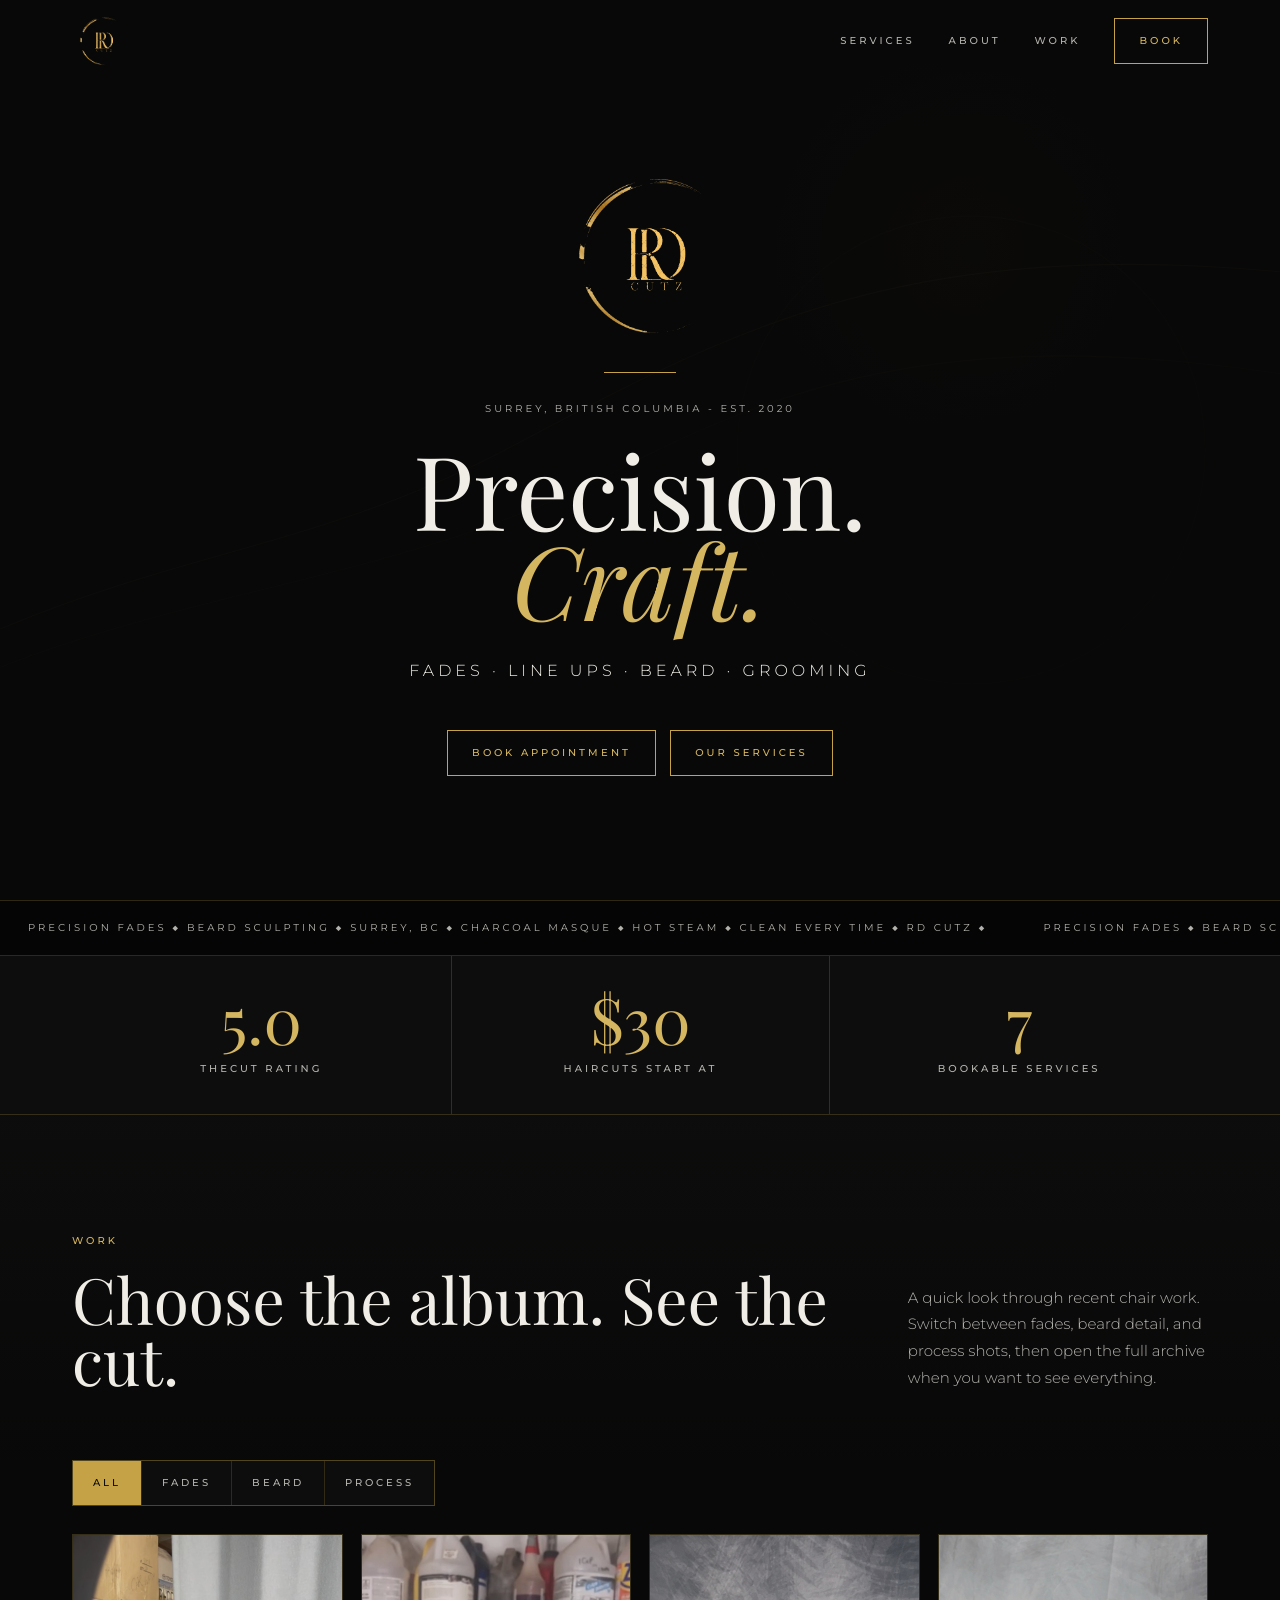
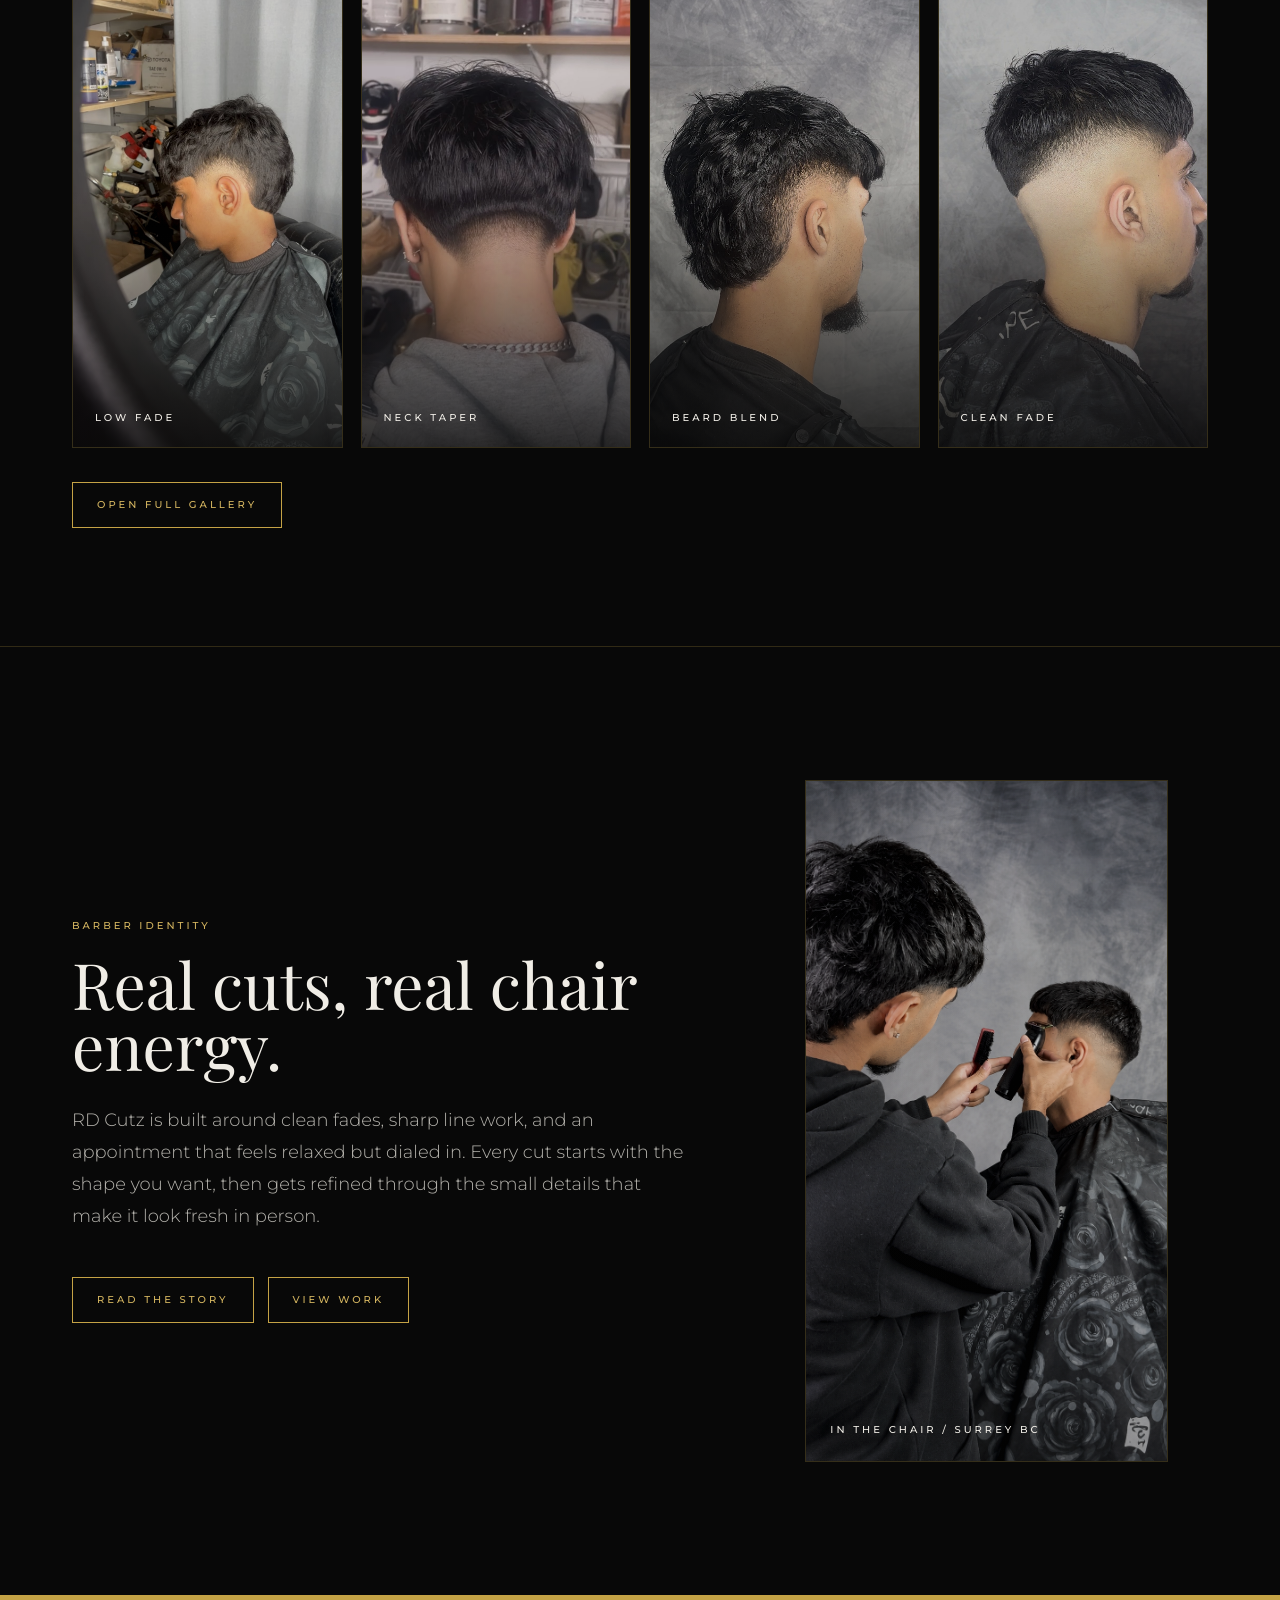
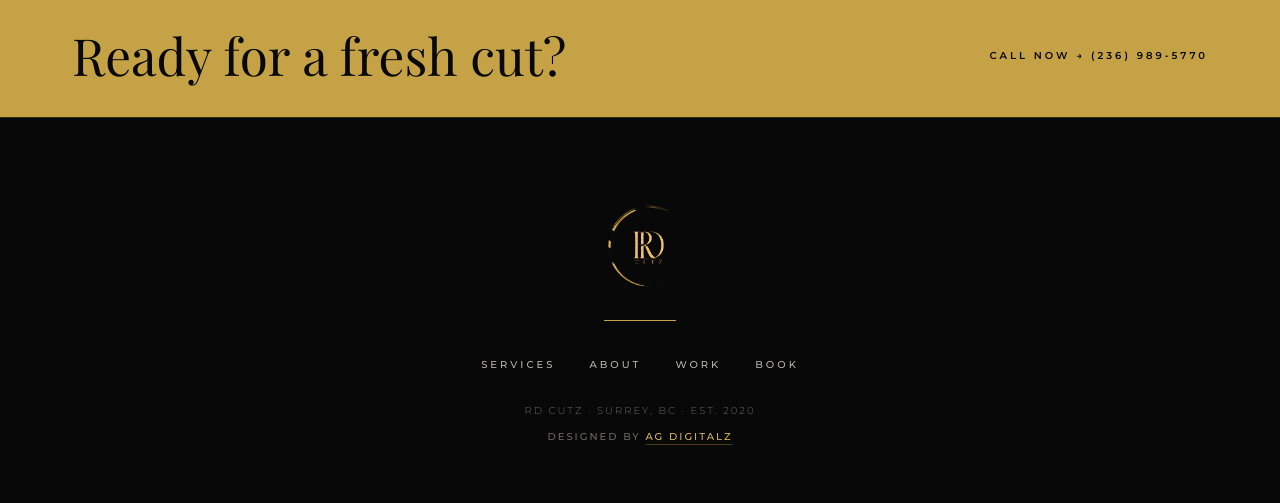
<file: index.html>
﻿<!DOCTYPE html>
<html lang="en">
<head>
  <meta charset="UTF-8" />
  <meta name="viewport" content="width=device-width, initial-scale=1.0" />
  <meta name="description" content="RD Cutz is a premium Surrey, BC barber brand specializing in precision fades, line ups, beard grooming, charcoal masque, and hot steam treatments." />
  <meta name="theme-color" content="#080808" />
  <link rel="canonical" href="https://rdcutz.netlify.app/" />
  <title>RD Cutz | Premium Barber in Surrey, BC</title>
  <link rel="preconnect" href="https://fonts.googleapis.com" />
  <link rel="preconnect" href="https://fonts.gstatic.com" crossorigin />
  <link href="https://fonts.googleapis.com/css2?family=Montserrat:wght@300;400;500;600&family=Playfair+Display:ital,wght@0,400;0,500;0,600;1,400;1,500&display=swap" rel="stylesheet" />
  <link rel="stylesheet" href="styles.css" />
</head>
<body class="is-loading" data-page="home">
  <div class="intro-loader" id="introLoader" role="status" aria-label="Loading RD Cutz website">
    <div class="intro-inner">
      <img class="intro-mark" src="rdcutz-logo.png" alt="" aria-hidden="true" />
      <p class="intro-name">RD Cutz</p>
      <span class="intro-line" aria-hidden="true"></span>
      <p class="intro-sub">Surrey, British Columbia</p>
    </div>
  </div>
  <div class="progress" id="progress" aria-hidden="true"></div>
  <header class="site-nav" id="siteNav">
    <div class="container nav-inner">
      <a class="brand-link" href="/" aria-label="RD Cutz home"><img src="rdcutz-logo.png" alt="RD Cutz Logo" /><span class="brand-text">RD CUTZ</span></a>
      <nav class="desktop-links" aria-label="Primary navigation">
        <a href="/services">Services</a><a href="/about">About</a><a href="/gallery">Work</a><a class="button" href="/contact">Book</a>
      </nav>
      <button class="hamburger" id="menuToggle" type="button" aria-label="Open navigation menu" aria-expanded="false" aria-controls="mobileMenu"><span class="hamburger-lines" aria-hidden="true"></span></button>
    </div>
  </header>
  <div class="mobile-menu" id="mobileMenu"><nav aria-label="Mobile navigation"><a href="/services">Services</a><a href="/about">About</a><a href="/gallery">Work</a><a href="/contact">Book</a></nav></div>

  <main id="top">
    <!-- Hero -->
    <section class="home-hero" aria-label="RD Cutz introduction">
      <video class="hero-video" autoplay muted loop playsinline aria-hidden="true"><source src="barber-video.mp4" type="video/mp4" /></video>
      <div class="hero-art" aria-hidden="true">
        <svg viewBox="0 0 1600 1000" preserveAspectRatio="xMidYMid slice"><rect width="1600" height="1000" fill="#080808" /><path d="M0 740 C260 610 420 620 650 500 C910 363 1110 248 1600 312" fill="none" stroke="#C4A245" stroke-opacity=".18" /><path d="M0 780 C270 650 520 655 780 520 C1010 400 1220 360 1600 430" fill="none" stroke="#C4A245" stroke-opacity=".1" /><circle cx="1168" cy="500" r="260" fill="none" stroke="#C4A245" stroke-opacity=".08" /></svg>
      </div>
      <div class="hero-content">
        <img class="hero-logo reveal" src="rdcutz-logo.png" alt="RD Cutz Logo" />
        <div class="rule center-rule reveal d1" aria-hidden="true"></div>
        <p class="hero-kicker reveal d1">Surrey, British Columbia - Est. 2020</p>
        <h1 class="reveal d2">Precision.<br /><em>Craft.</em></h1>
        <p class="hero-sub reveal d3">Fades &middot; Line Ups &middot; Beard &middot; Grooming</p>
        <div class="hero-actions reveal d4"><button class="button" type="button" data-booking>Book Appointment</button><a class="button" href="/services">Our Services</a></div>
      </div>
    </section>

    <!-- Ticker -->
    <section class="ticker" aria-label="RD Cutz service ticker"><div class="ticker-track" aria-hidden="true"><span>Precision Fades &#9670; Beard Sculpting &#9670; Surrey, BC &#9670; Charcoal Masque &#9670; Hot Steam &#9670; Clean Every Time &#9670; RD Cutz &#9670;</span><span>Precision Fades &#9670; Beard Sculpting &#9670; Surrey, BC &#9670; Charcoal Masque &#9670; Hot Steam &#9670; Clean Every Time &#9670; RD Cutz &#9670;</span></div></section>

    <!-- Stats -->
    <section class="stats" aria-label="RD Cutz quick facts"><div class="container stats-grid"><div class="stat reveal"><div><strong>5.0</strong><span>TheCut Rating</span></div></div><div class="stat reveal d1"><div><strong>$30</strong><span>Haircuts Start At</span></div></div><div class="stat reveal d2"><div><strong>7</strong><span>Bookable Services</span></div></div></div></section>

    <!-- Work Preview -->
    <section class="section home-work" id="work">
      <div class="container">
        <div class="split-head">
          <div>
            <p class="eyebrow reveal">Work</p>
            <h2 class="reveal d1">Choose the album. See the cut.</h2>
          </div>
          <p class="reveal d2">A quick look through recent chair work. Switch between fades, beard detail, and process shots, then open the full archive when you want to see everything.</p>
        </div>
        <div class="album-tabs reveal d2" role="tablist" aria-label="Home work albums">
          <button class="album-tab active" type="button" data-filter="all" aria-pressed="true">All</button>
          <button class="album-tab" type="button" data-filter="fades" aria-pressed="false">Fades</button>
          <button class="album-tab" type="button" data-filter="beard" aria-pressed="false">Beard</button>
          <button class="album-tab" type="button" data-filter="process" aria-pressed="false">Process</button>
        </div>
        <div class="work-strip" data-album-gallery>
          <a class="work-card focus-low reveal" href="/gallery?album=fades" data-albums="fades process">
            <img src="assets/rdcutz-work-low-fade.jpg" alt="Low fade haircut by RD Cutz" loading="lazy" />
            <span>Low Fade</span>
          </a>
          <a class="work-card reveal d1" href="/gallery?album=tapers" data-albums="fades tapers">
            <img src="assets/rdcutz-work-neck-taper.jpg" alt="Neck taper haircut by RD Cutz" loading="lazy" />
            <span>Neck Taper</span>
          </a>
          <a class="work-card reveal d2" href="/gallery?album=beard" data-albums="beard fades">
            <img src="assets/rdcutz-work-beard-side.jpg" alt="Side profile beard and fade work by RD Cutz" loading="lazy" />
            <span>Beard Blend</span>
          </a>
          <a class="work-card reveal d3" href="/gallery?album=fades" data-albums="fades">
            <img src="assets/rdcutz-work-clean-fade.jpg" alt="Clean fade finish by RD Cutz" loading="lazy" />
            <span>Clean Fade</span>
          </a>
        </div>
        <div class="work-footer reveal d3">
          <a class="button" href="/gallery">Open Full Gallery</a>
        </div>
      </div>
    </section>

    <!-- Barber Identity -->
    <section class="section">
      <div class="container identity-feature">
        <div class="identity-copy">
          <p class="eyebrow reveal">Barber Identity</p>
          <h2 class="reveal d1">Real cuts, real chair energy.</h2>
          <p class="lede reveal d2">RD Cutz is built around clean fades, sharp line work, and an appointment that feels relaxed but dialed in. Every cut starts with the shape you want, then gets refined through the small details that make it look fresh in person.</p>
          <div class="hero-actions actions-left reveal d3"><a class="button" href="/about">Read the Story</a><a class="button" href="/gallery">View Work</a></div>
        </div>
        <figure class="identity-photo reveal d2">
          <img src="barber-identity.png" alt="RD Cutz barber cutting a client's fade" />
          <figcaption class="photo-caption">In the chair / Surrey BC</figcaption>
        </figure>
      </div>
    </section>

    <!-- CTA -->
    <section class="gold-bar" aria-label="Call RD Cutz"><div class="container"><p>Ready for a fresh cut?</p><a href="tel:2369895770">Call Now &rarr; (236) 989-5770</a></div></section>
  </main>

  <footer class="site-footer"><div class="container"><img class="footer-logo" src="rdcutz-logo.png" alt="RD Cutz Logo" /><div class="rule center-rule" aria-hidden="true"></div><nav class="footer-links" aria-label="Footer navigation"><a href="/services">Services</a><a href="/about">About</a><a href="/gallery">Work</a><a href="/contact">Book</a></nav><p class="copyright">RD Cutz &middot; Surrey, BC &middot; Est. 2020</p><p class="designer-credit">Designed by <a href="https://www.instagram.com/agdigitalz/" target="_blank" rel="noreferrer">AG Digitalz</a></p></div></footer>
  <button class="back-top" id="backTop" type="button" aria-label="Back to top"><svg width="17" height="17" viewBox="0 0 17 17" aria-hidden="true"><path d="M8.5 3.25 3.75 8m4.75-4.75L13.25 8M8.5 3.25v10.5" fill="none" stroke="currentColor" stroke-width="1" stroke-linecap="square" stroke-linejoin="miter" /></svg></button>
  <script src="site.js"></script>
</body>
</html>
</file>
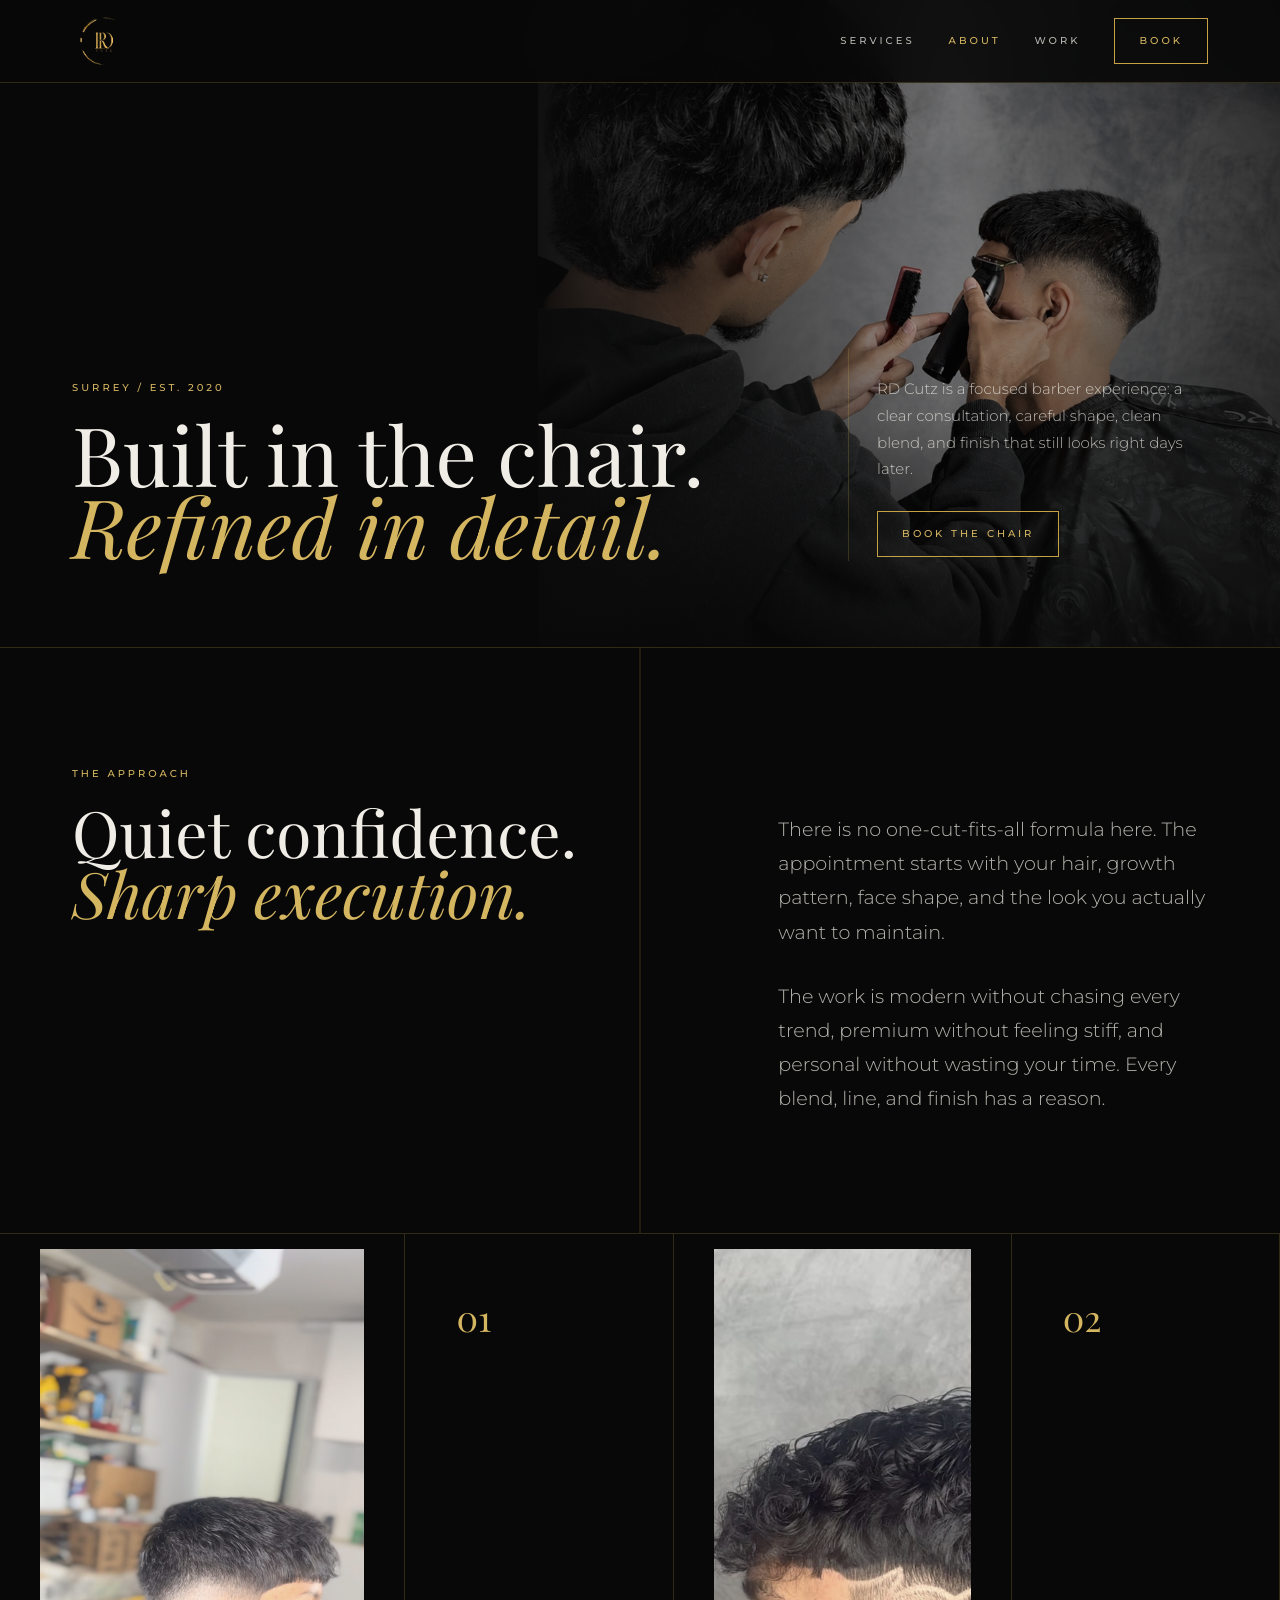
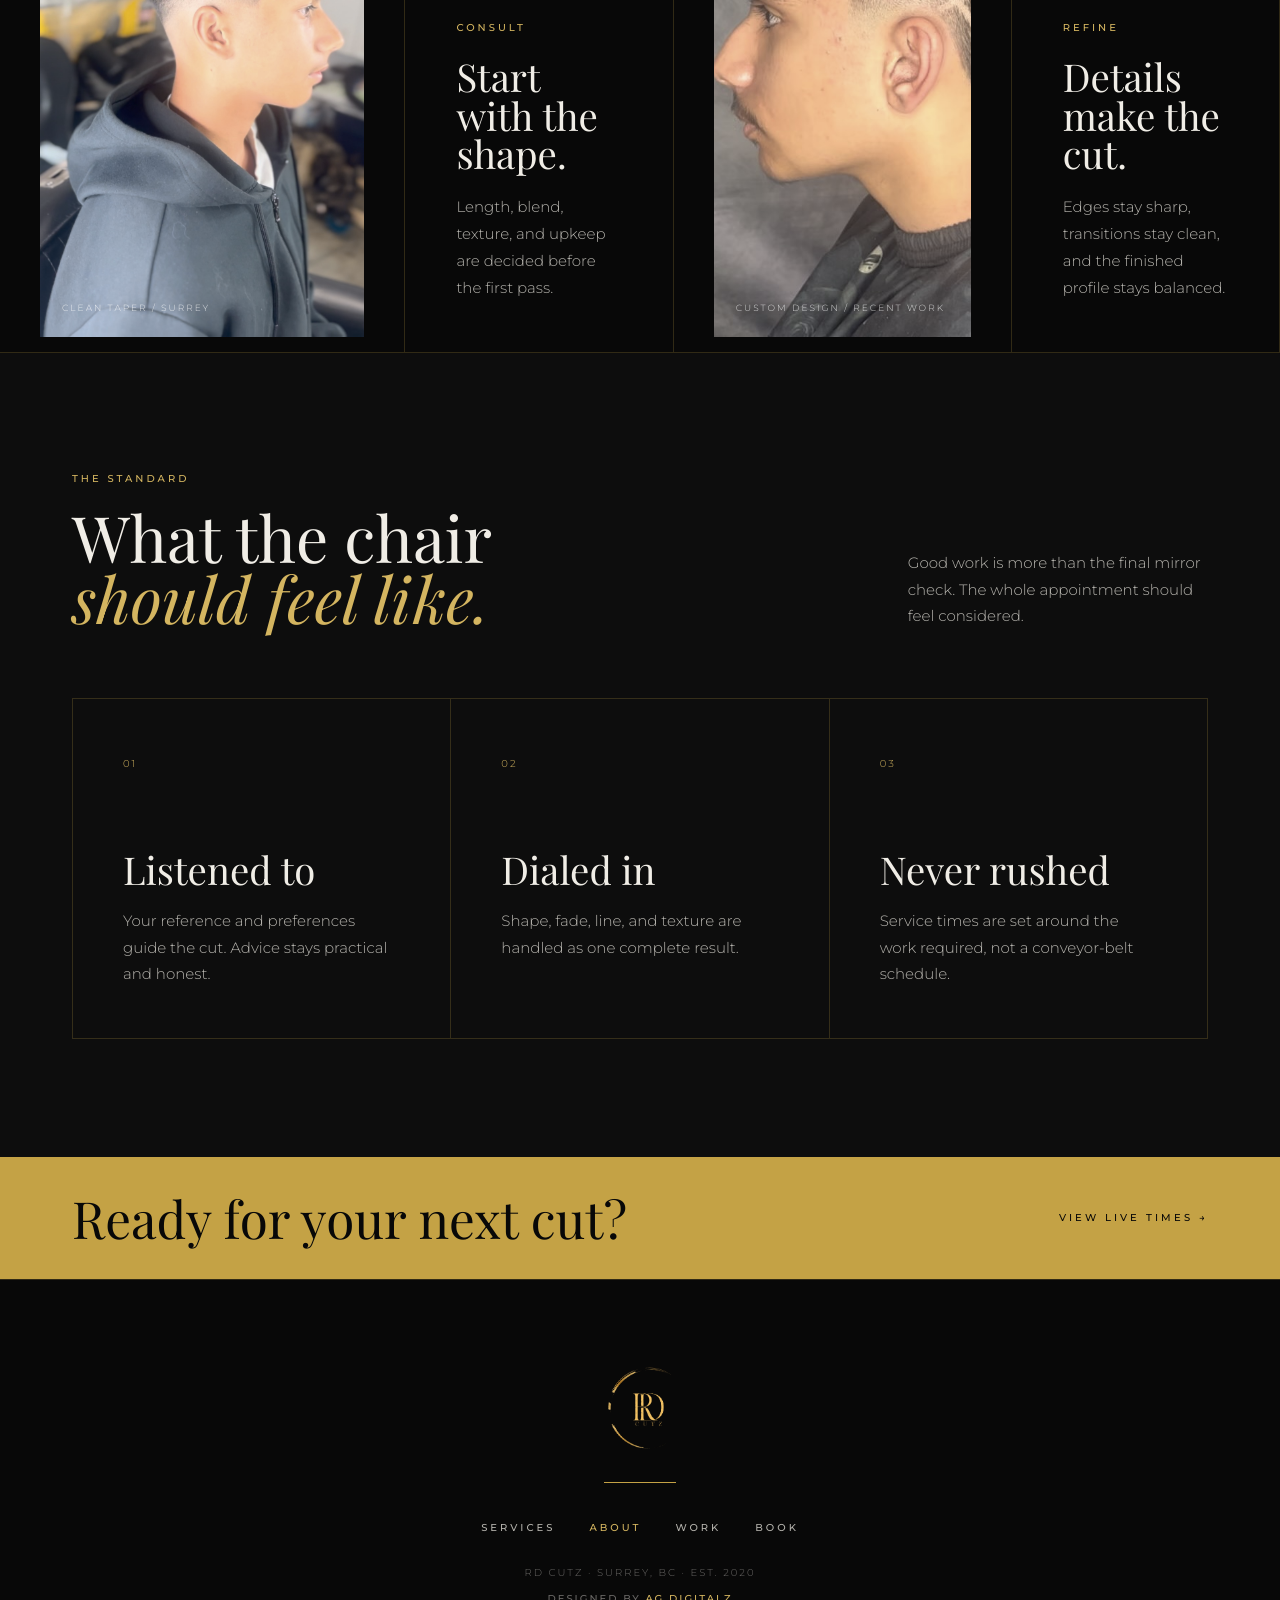
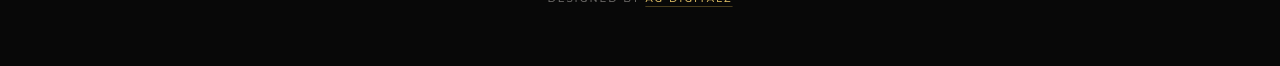
<file: about.html>
<!DOCTYPE html>
<html lang="en">
<head>
  <meta charset="UTF-8" />
  <meta name="viewport" content="width=device-width, initial-scale=1.0" />
  <meta name="description" content="Meet RD Cutz and the craft behind clean fades, line work, beard detail, and relaxed barber appointments in Surrey, BC." />
  <meta name="theme-color" content="#080808" />
  <link rel="canonical" href="https://rdcutz.netlify.app/about" />
  <title>About the Barber | RD Cutz</title>
  <link rel="preconnect" href="https://fonts.googleapis.com" />
  <link rel="preconnect" href="https://fonts.gstatic.com" crossorigin />
  <link href="https://fonts.googleapis.com/css2?family=Montserrat:wght@300;400;500;600&family=Playfair+Display:ital,wght@0,400;0,500;0,600;1,400;1,500&display=swap" rel="stylesheet" />
  <link rel="stylesheet" href="styles.css" />
</head>
<body class="is-loading" data-page="about">
  <div class="intro-loader" id="introLoader" role="status" aria-label="Loading RD Cutz website"><div class="intro-inner"><img class="intro-mark" src="rdcutz-logo.png" alt="" aria-hidden="true" /><p class="intro-name">RD Cutz</p><span class="intro-line" aria-hidden="true"></span><p class="intro-sub">Surrey, British Columbia</p></div></div>
  <div class="progress" id="progress" aria-hidden="true"></div>
  <header class="site-nav solid" id="siteNav"><div class="container nav-inner"><a class="brand-link" href="/" aria-label="RD Cutz home"><img src="rdcutz-logo.png" alt="RD Cutz Logo" /><span class="brand-text">RD CUTZ</span></a><nav class="desktop-links" aria-label="Primary navigation"><a href="/services">Services</a><a href="/about">About</a><a href="/gallery">Work</a><a class="button" href="/contact">Book</a></nav><button class="hamburger" id="menuToggle" type="button" aria-label="Open navigation menu" aria-expanded="false" aria-controls="mobileMenu"><span class="hamburger-lines" aria-hidden="true"></span></button></div></header>
  <div class="mobile-menu" id="mobileMenu"><nav aria-label="Mobile navigation"><a href="/services">Services</a><a href="/about">About</a><a href="/gallery">Work</a><a href="/contact">Book</a></nav></div>

  <main id="top">
    <section class="page-hero visual-page-hero about-hero">
      <div class="page-hero-media" aria-hidden="true"><img src="barber-identity.png" alt="" /></div>
      <div class="container page-hero-grid">
        <div><p class="page-kicker reveal">Surrey / Est. 2020</p><h1 class="reveal d1">Built in the chair.<br /><em>Refined in detail.</em></h1></div>
        <div class="hero-aside reveal d2"><p>RD Cutz is a focused barber experience: a clear consultation, careful shape, clean blend, and finish that still looks right days later.</p><button class="button" type="button" data-booking>Book the chair</button></div>
      </div>
    </section>

    <section class="section story-section">
      <div class="container story-grid">
        <div class="story-heading"><p class="eyebrow reveal">The approach</p><h2 class="reveal d1">Quiet confidence.<br /><em>Sharp execution.</em></h2></div>
        <div class="story-copy reveal d2"><p>There is no one-cut-fits-all formula here. The appointment starts with your hair, growth pattern, face shape, and the look you actually want to maintain.</p><p>The work is modern without chasing every trend, premium without feeling stiff, and personal without wasting your time. Every blend, line, and finish has a reason.</p></div>
      </div>
    </section>

    <section class="craft-collage" aria-label="RD Cutz craft">
      <figure class="craft-image craft-image-tall reveal"><img src="assets/instagram-clean-taper.jpg" alt="Clean taper haircut by RD Cutz" loading="lazy" /><figcaption>Clean taper / Surrey</figcaption></figure>
      <div class="craft-note reveal d1"><span>01</span><p class="eyebrow">Consult</p><h3>Start with the shape.</h3><p>Length, blend, texture, and upkeep are decided before the first pass.</p></div>
      <figure class="craft-image reveal d2"><img src="assets/instagram-design-fade.jpg" alt="Custom design fade by RD Cutz" loading="lazy" /><figcaption>Custom design / Recent work</figcaption></figure>
      <div class="craft-note reveal d3"><span>02</span><p class="eyebrow">Refine</p><h3>Details make the cut.</h3><p>Edges stay sharp, transitions stay clean, and the finished profile stays balanced.</p></div>
    </section>

    <section class="section standards-section">
      <div class="container">
        <div class="split-head"><div><p class="eyebrow reveal">The standard</p><h2 class="reveal d1">What the chair<br /><em>should feel like.</em></h2></div><p class="reveal d2">Good work is more than the final mirror check. The whole appointment should feel considered.</p></div>
        <div class="standards-grid">
          <article class="standard-card reveal"><span>01</span><h3>Listened to</h3><p>Your reference and preferences guide the cut. Advice stays practical and honest.</p></article>
          <article class="standard-card reveal d1"><span>02</span><h3>Dialed in</h3><p>Shape, fade, line, and texture are handled as one complete result.</p></article>
          <article class="standard-card reveal d2"><span>03</span><h3>Never rushed</h3><p>Service times are set around the work required, not a conveyor-belt schedule.</p></article>
        </div>
      </div>
    </section>

    <section class="gold-bar" aria-label="Book RD Cutz"><div class="container"><p>Ready for your next cut?</p><button type="button" data-booking>View live times &rarr;</button></div></section>
  </main>

  <footer class="site-footer"><div class="container"><img class="footer-logo" src="rdcutz-logo.png" alt="RD Cutz Logo" /><div class="rule center-rule" aria-hidden="true"></div><nav class="footer-links" aria-label="Footer navigation"><a href="/services">Services</a><a href="/about">About</a><a href="/gallery">Work</a><a href="/contact">Book</a></nav><p class="copyright">RD Cutz &middot; Surrey, BC &middot; Est. 2020</p><p class="designer-credit">Designed by <a href="https://www.instagram.com/agdigitalz/" target="_blank" rel="noreferrer">AG Digitalz</a></p></div></footer>
  <button class="back-top" id="backTop" type="button" aria-label="Back to top"><svg width="17" height="17" viewBox="0 0 17 17" aria-hidden="true"><path d="M8.5 3.25 3.75 8m4.75-4.75L13.25 8M8.5 3.25v10.5" fill="none" stroke="currentColor" stroke-width="1" /></svg></button>
  <script src="site.js"></script>
</body>
</html>
</file>
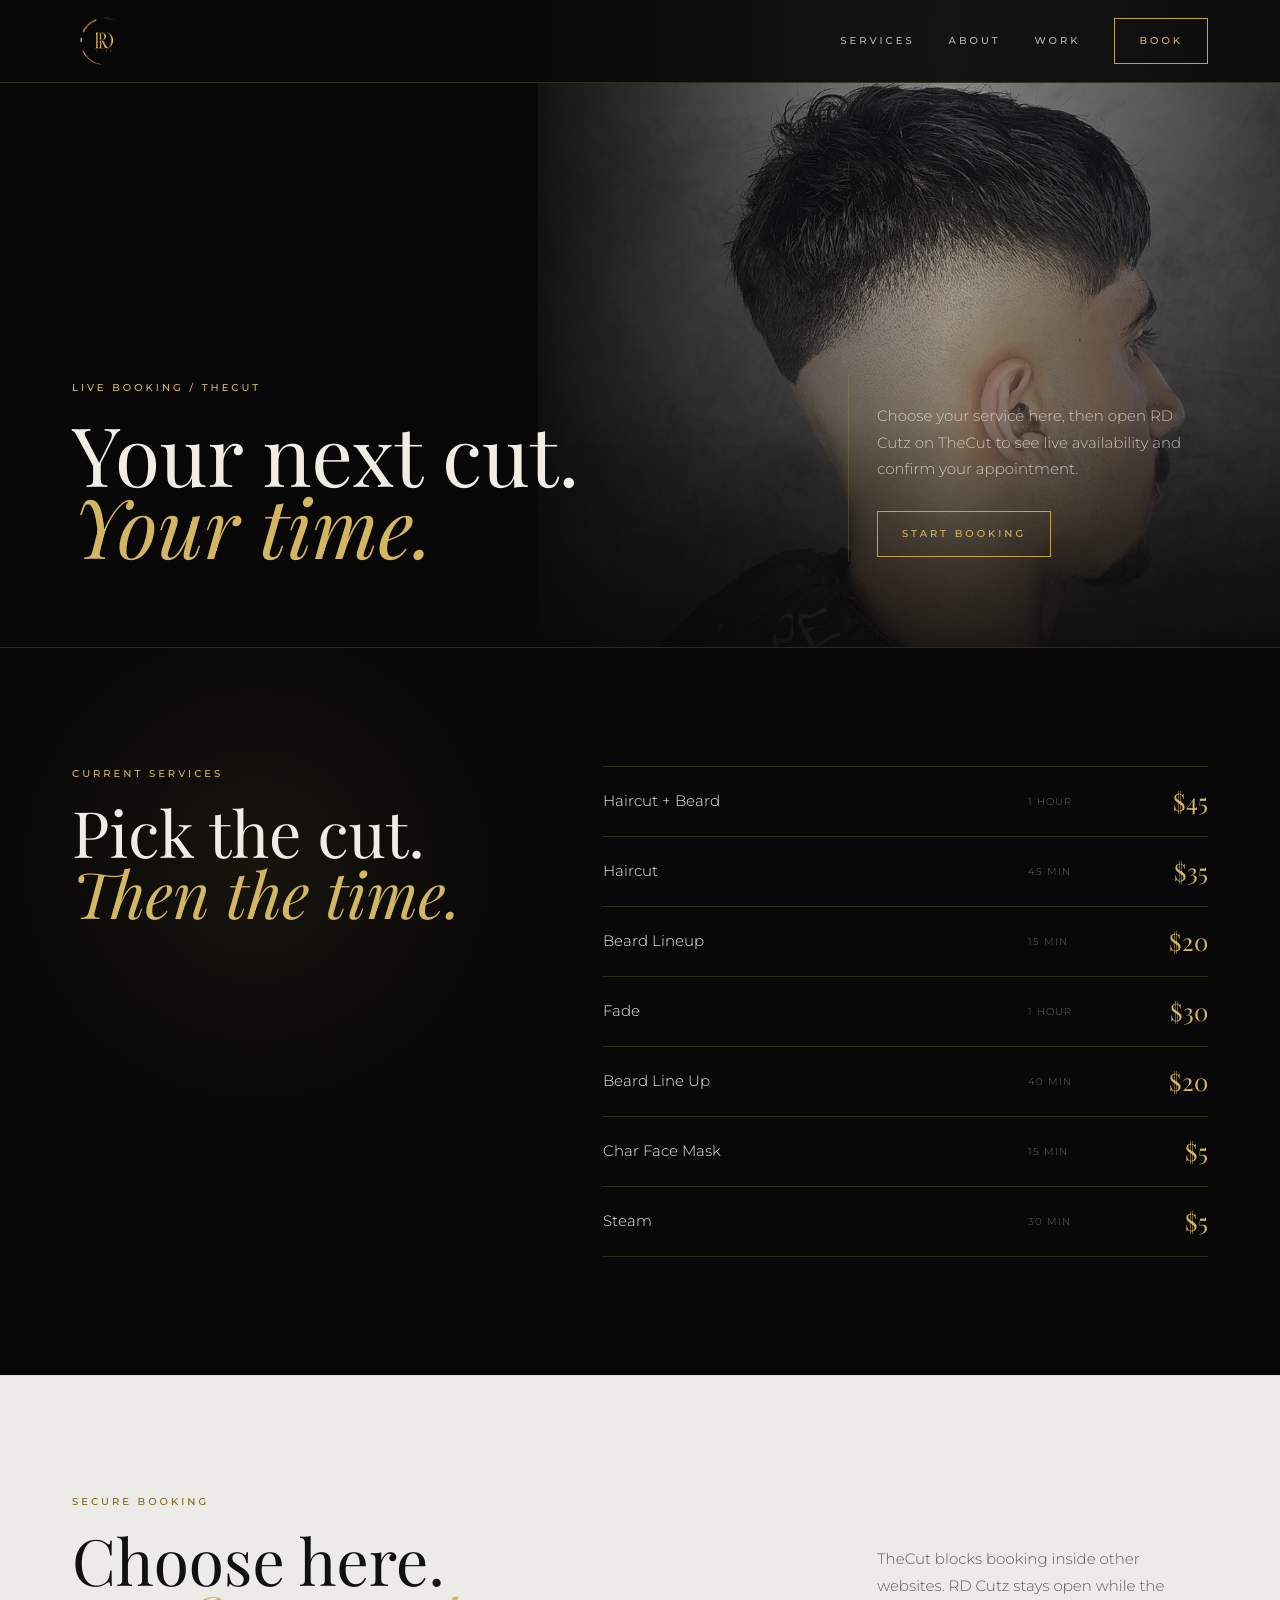
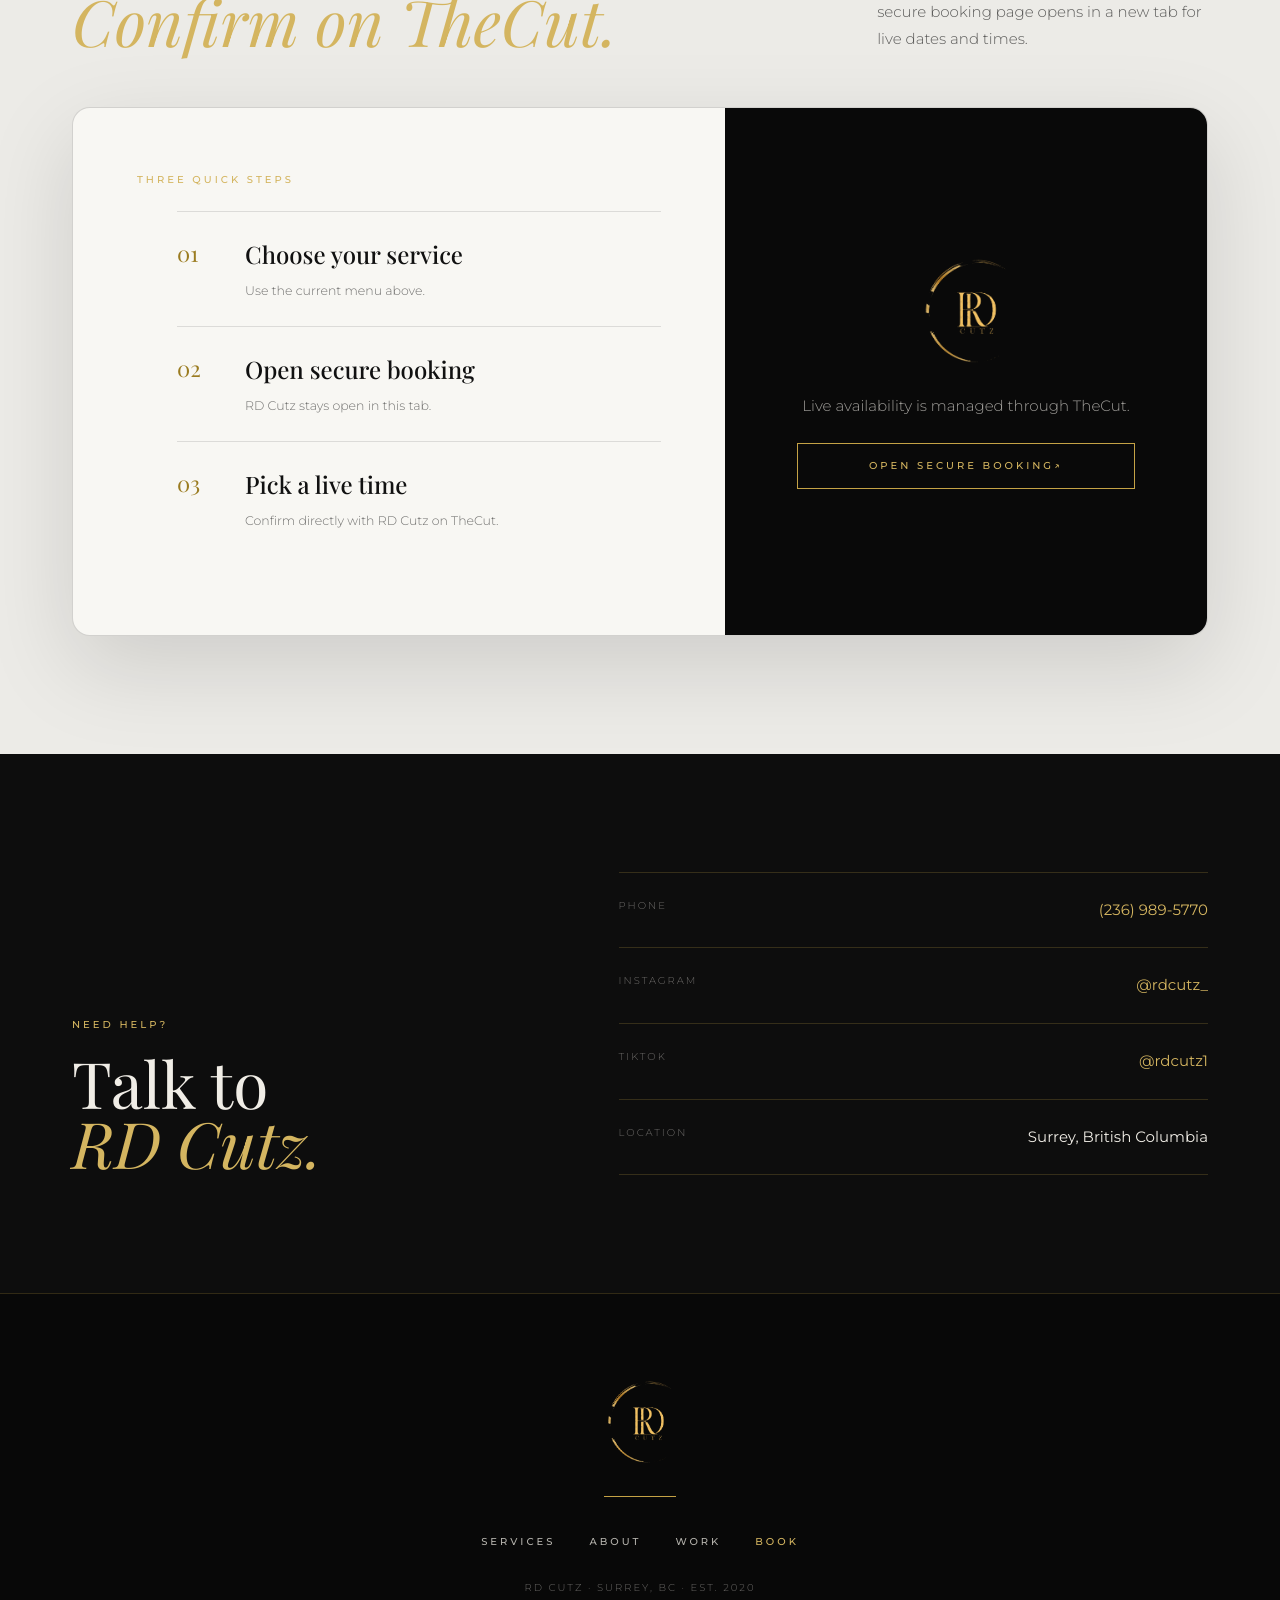
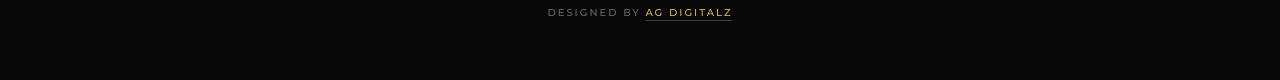
<file: contact.html>
<!DOCTYPE html>
<html lang="en">
<head>
  <meta charset="UTF-8" />
  <meta name="viewport" content="width=device-width, initial-scale=1.0" />
  <meta name="description" content="Choose an RD Cutz service in Surrey, BC, then securely check live availability and finish booking through TheCut." />
  <meta name="theme-color" content="#080808" />
  <link rel="canonical" href="https://rdcutz.netlify.app/contact" />
  <title>Book an Appointment | RD Cutz</title>
  <link rel="preconnect" href="https://fonts.googleapis.com" />
  <link rel="preconnect" href="https://fonts.gstatic.com" crossorigin />
  <link rel="preconnect" href="https://app.thecut.co" />
  <link href="https://fonts.googleapis.com/css2?family=Montserrat:wght@300;400;500;600&family=Playfair+Display:ital,wght@0,400;0,500;0,600;1,400;1,500&display=swap" rel="stylesheet" />
  <link rel="stylesheet" href="styles.css" />
</head>
<body class="is-loading" data-page="contact">
  <div class="intro-loader" id="introLoader" role="status" aria-label="Loading RD Cutz website"><div class="intro-inner"><img class="intro-mark" src="rdcutz-logo.png" alt="" aria-hidden="true" /><p class="intro-name">RD Cutz</p><span class="intro-line" aria-hidden="true"></span><p class="intro-sub">Surrey, British Columbia</p></div></div>
  <div class="progress" id="progress" aria-hidden="true"></div>
  <header class="site-nav solid" id="siteNav"><div class="container nav-inner"><a class="brand-link" href="/" aria-label="RD Cutz home"><img src="rdcutz-logo.png" alt="RD Cutz Logo" /><span class="brand-text">RD CUTZ</span></a><nav class="desktop-links" aria-label="Primary navigation"><a href="/services">Services</a><a href="/about">About</a><a href="/gallery">Work</a><a class="button" href="/contact">Book</a></nav><button class="hamburger" id="menuToggle" type="button" aria-label="Open navigation menu" aria-expanded="false" aria-controls="mobileMenu"><span class="hamburger-lines" aria-hidden="true"></span></button></div></header>
  <div class="mobile-menu" id="mobileMenu"><nav aria-label="Mobile navigation"><a href="/services">Services</a><a href="/about">About</a><a href="/gallery">Work</a><a href="/contact">Book</a></nav></div>

  <main id="top">
    <section class="page-hero visual-page-hero booking-hero">
      <div class="page-hero-media" aria-hidden="true"><img src="assets/rdcutz-work-clean-fade.jpg" alt="" /></div>
      <div class="container page-hero-grid">
        <div><p class="page-kicker reveal">Live booking / TheCut</p><h1 class="reveal d1">Your next cut.<br /><em>Your time.</em></h1></div>
        <div class="hero-aside reveal d2"><p>Choose your service here, then open RD Cutz on TheCut to see live availability and confirm your appointment.</p><a class="button" href="#live-booking">Start booking</a></div>
      </div>
    </section>

    <section class="section booking-intro">
      <div class="container booking-intro-grid">
        <div><p class="eyebrow reveal">Current services</p><h2 class="reveal d1">Pick the cut.<br /><em>Then the time.</em></h2></div>
        <div class="booking-service-list reveal d2">
          <button type="button" data-booking data-service="Haircut + Beard"><span>Haircut + Beard</span><small>1 hour</small><strong>$45</strong></button>
          <button type="button" data-booking data-service="Haircut"><span>Haircut</span><small>45 min</small><strong>$35</strong></button>
          <button type="button" data-booking data-service="Beard Lineup"><span>Beard Lineup</span><small>15 min</small><strong>$20</strong></button>
          <button type="button" data-booking data-service="Fade"><span>Fade</span><small>1 hour</small><strong>$30</strong></button>
          <button type="button" data-booking data-service="Beard Line Up"><span>Beard Line Up</span><small>40 min</small><strong>$20</strong></button>
          <button type="button" data-booking data-service="Char Face Mask"><span>Char Face Mask</span><small>15 min</small><strong>$5</strong></button>
          <button type="button" data-booking data-service="Steam"><span>Steam</span><small>30 min</small><strong>$5</strong></button>
        </div>
      </div>
    </section>

    <section class="booking-embed-section" id="live-booking" aria-labelledby="booking-heading">
      <div class="container">
        <div class="booking-embed-head"><div><p class="eyebrow">Secure booking</p><h2 id="booking-heading">Choose here.<br /><em>Confirm on TheCut.</em></h2></div><p>TheCut blocks booking inside other websites. RD Cutz stays open while the secure booking page opens in a new tab for live dates and times.</p></div>
        <div class="booking-handoff">
          <div class="booking-handoff-copy">
            <p class="eyebrow">Three quick steps</p>
            <ol>
              <li><span>01</span><p><strong>Choose your service</strong><small>Use the current menu above.</small></p></li>
              <li><span>02</span><p><strong>Open secure booking</strong><small>RD Cutz stays open in this tab.</small></p></li>
              <li><span>03</span><p><strong>Pick a live time</strong><small>Confirm directly with RD Cutz on TheCut.</small></p></li>
            </ol>
          </div>
          <div class="booking-handoff-action">
            <img src="rdcutz-logo.png" alt="RD Cutz" />
            <p>Live availability is managed through TheCut.</p>
            <a class="button" href="https://app.thecut.co/barbers/RDCUTZ" target="_blank" rel="noopener noreferrer">Open secure booking <span aria-hidden="true">↗</span></a>
          </div>
        </div>
      </div>
    </section>

    <section class="section contact-strip-section">
      <div class="container contact-strip-grid">
        <div><p class="eyebrow">Need help?</p><h2>Talk to<br /><em>RD Cutz.</em></h2></div>
        <div class="contact-link-stack"><a href="tel:2369895770"><span>Phone</span><strong>(236) 989-5770</strong></a><a href="https://www.instagram.com/rdcutz_/" target="_blank" rel="noreferrer"><span>Instagram</span><strong>@rdcutz_</strong></a><a href="https://www.tiktok.com/@rdcutz1" target="_blank" rel="noreferrer"><span>TikTok</span><strong>@rdcutz1</strong></a><div><span>Location</span><strong>Surrey, British Columbia</strong></div></div>
      </div>
    </section>
  </main>

  <footer class="site-footer"><div class="container"><img class="footer-logo" src="rdcutz-logo.png" alt="RD Cutz Logo" /><div class="rule center-rule" aria-hidden="true"></div><nav class="footer-links" aria-label="Footer navigation"><a href="/services">Services</a><a href="/about">About</a><a href="/gallery">Work</a><a href="/contact">Book</a></nav><p class="copyright">RD Cutz &middot; Surrey, BC &middot; Est. 2020</p><p class="designer-credit">Designed by <a href="https://www.instagram.com/agdigitalz/" target="_blank" rel="noreferrer">AG Digitalz</a></p></div></footer>
  <button class="back-top" id="backTop" type="button" aria-label="Back to top"><svg width="17" height="17" viewBox="0 0 17 17" aria-hidden="true"><path d="M8.5 3.25 3.75 8m4.75-4.75L13.25 8M8.5 3.25v10.5" fill="none" stroke="currentColor" stroke-width="1" /></svg></button>
  <script src="site.js"></script>
</body>
</html>
</file>
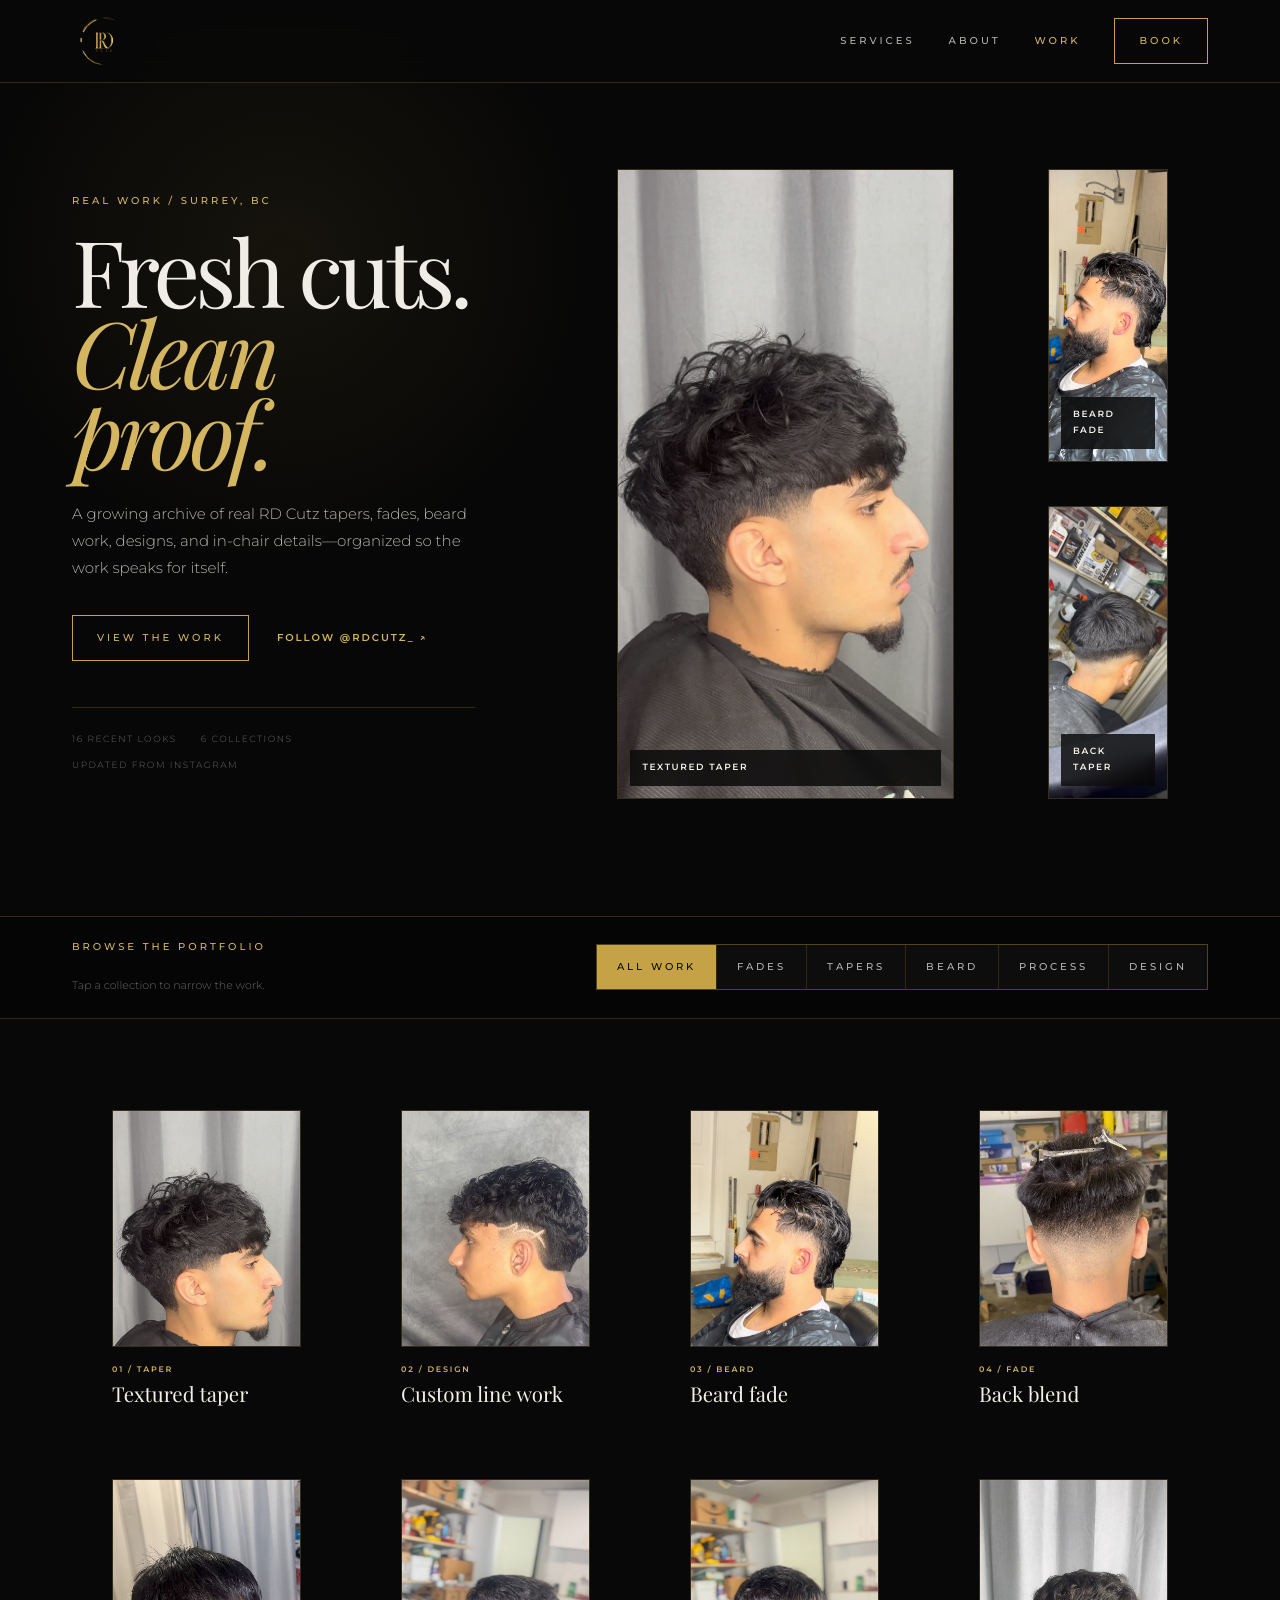
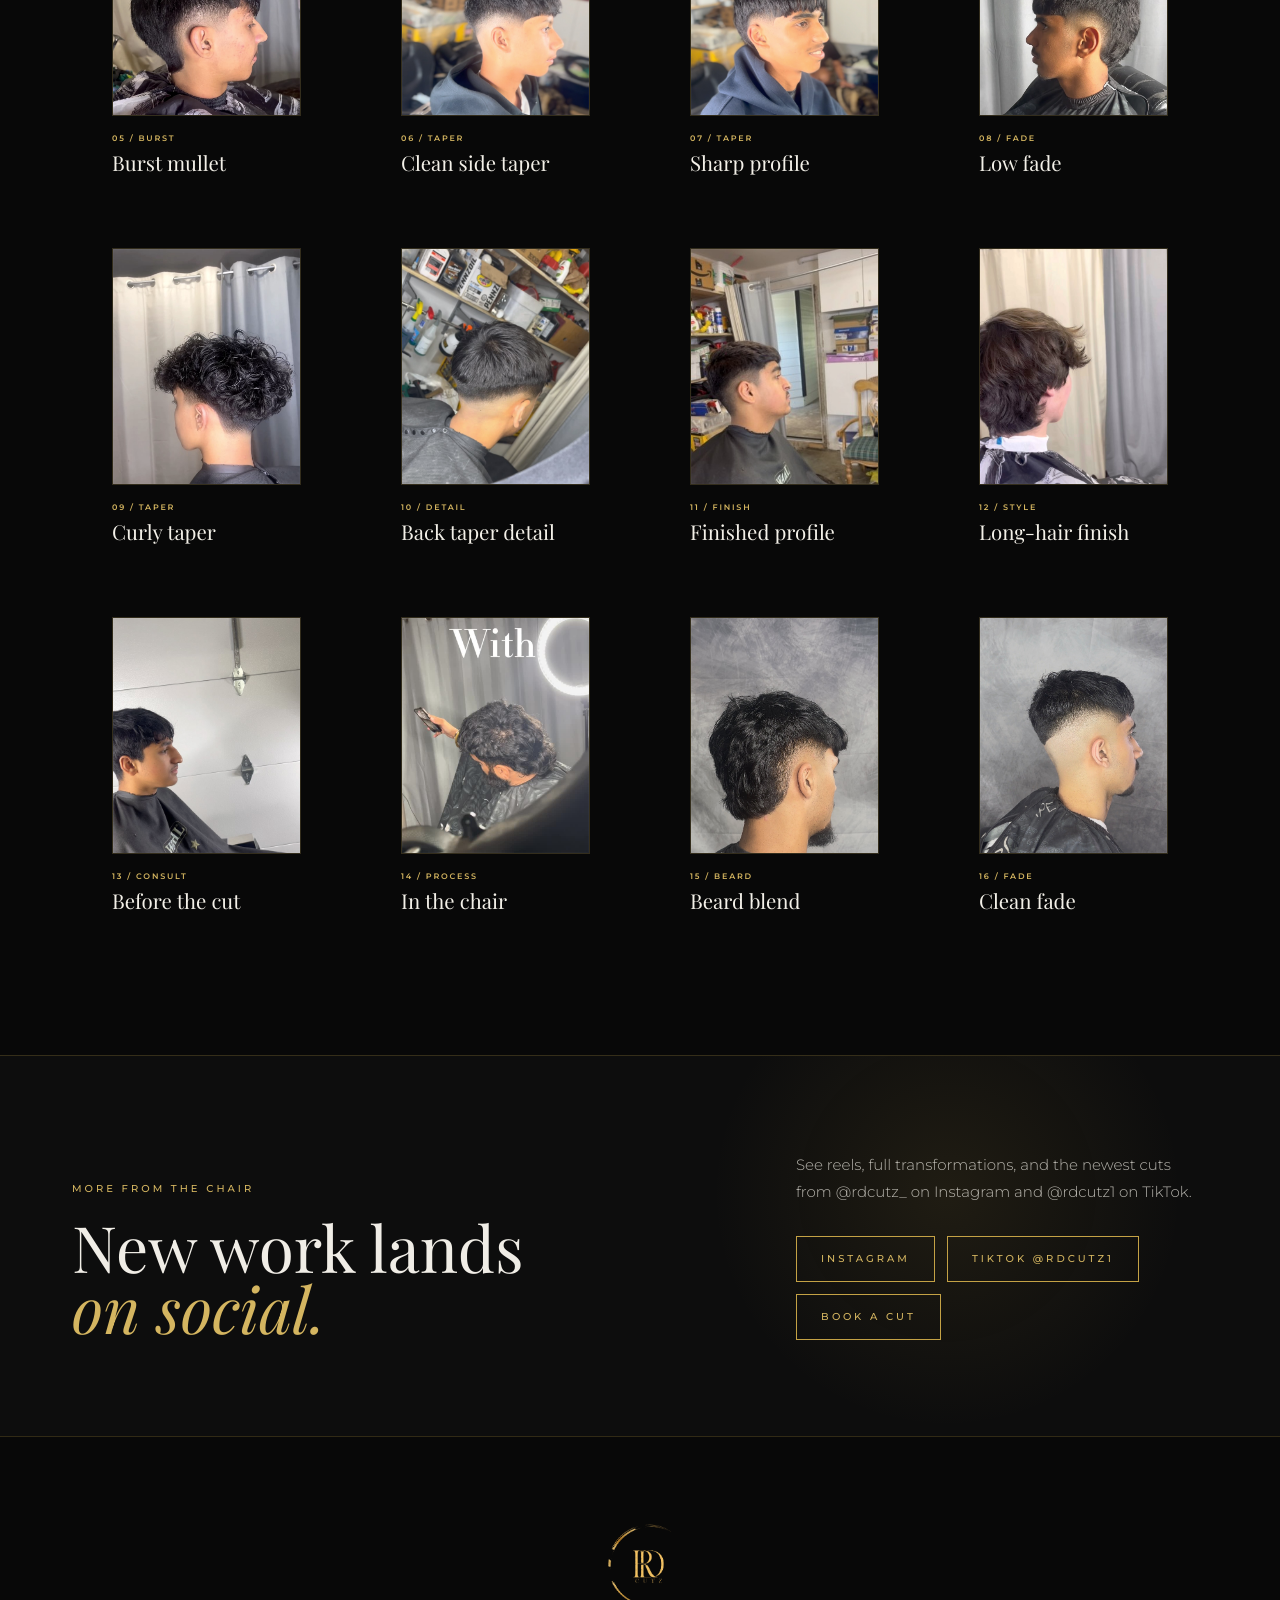
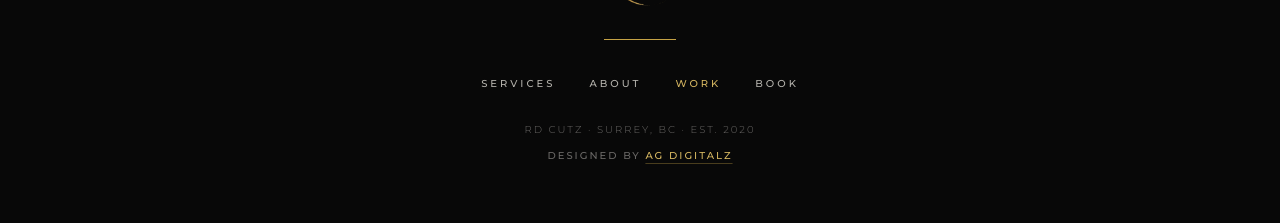
<file: gallery.html>
<!DOCTYPE html>
<html lang="en">
<head>
  <meta charset="UTF-8" />
  <meta name="viewport" content="width=device-width, initial-scale=1.0" />
  <meta name="description" content="Explore real RD Cutz fades, tapers, beard work, custom designs, and in-chair process photos from Surrey, BC." />
  <meta name="theme-color" content="#080808" />
  <link rel="canonical" href="https://rdcutz.netlify.app/gallery" />
  <title>Recent Work | RD Cutz</title>
  <link rel="preconnect" href="https://fonts.googleapis.com" />
  <link rel="preconnect" href="https://fonts.gstatic.com" crossorigin />
  <link href="https://fonts.googleapis.com/css2?family=Montserrat:wght@300;400;500;600&family=Playfair+Display:ital,wght@0,400;0,500;0,600;1,400;1,500&display=swap" rel="stylesheet" />
  <link rel="stylesheet" href="styles.css" />
</head>
<body class="is-loading" data-page="gallery">
  <div class="intro-loader" id="introLoader" role="status" aria-label="Loading RD Cutz website"><div class="intro-inner"><img class="intro-mark" src="rdcutz-logo.png" alt="" aria-hidden="true" /><p class="intro-name">RD Cutz</p><span class="intro-line" aria-hidden="true"></span><p class="intro-sub">Surrey, British Columbia</p></div></div>
  <div class="progress" id="progress" aria-hidden="true"></div>
  <header class="site-nav solid" id="siteNav"><div class="container nav-inner"><a class="brand-link" href="/" aria-label="RD Cutz home"><img src="rdcutz-logo.png" alt="RD Cutz Logo" /><span class="brand-text">RD CUTZ</span></a><nav class="desktop-links" aria-label="Primary navigation"><a href="/services">Services</a><a href="/about">About</a><a href="/gallery">Work</a><a class="button" href="/contact">Book</a></nav><button class="hamburger" id="menuToggle" type="button" aria-label="Open navigation menu" aria-expanded="false" aria-controls="mobileMenu"><span class="hamburger-lines" aria-hidden="true"></span></button></div></header>
  <div class="mobile-menu" id="mobileMenu"><nav aria-label="Mobile navigation"><a href="/services">Services</a><a href="/about">About</a><a href="/gallery">Work</a><a href="/contact">Book</a></nav></div>

  <main id="top">
    <section class="work-hero">
      <div class="container work-hero-layout">
        <div class="work-hero-copy">
          <p class="page-kicker reveal">Real work / Surrey, BC</p>
          <h1 class="reveal d1">Fresh cuts.<br /><em>Clean proof.</em></h1>
          <p class="reveal d2">A growing archive of real RD Cutz tapers, fades, beard work, designs, and in-chair details—organized so the work speaks for itself.</p>
          <div class="work-hero-actions reveal d3">
            <a class="button" href="#portfolio">View the work</a>
            <a class="text-link" href="https://www.instagram.com/rdcutz_/" target="_blank" rel="noreferrer">Follow @rdcutz_ <span aria-hidden="true">↗</span></a>
          </div>
          <div class="work-hero-meta reveal d4"><span>16 recent looks</span><span>6 collections</span><span>Updated from Instagram</span></div>
        </div>
        <div class="work-hero-collage reveal d1">
          <figure class="work-hero-main"><img src="assets/instagram-textured-taper.jpg" alt="Textured taper haircut by RD Cutz" /><figcaption>Textured taper</figcaption></figure>
          <figure><img src="assets/instagram-beard-fade-profile.jpg" alt="Haircut and beard fade by RD Cutz" /><figcaption>Beard fade</figcaption></figure>
          <figure><img src="assets/instagram-back-taper-detail.jpg" alt="Clean back taper by RD Cutz" /><figcaption>Back taper</figcaption></figure>
        </div>
      </div>
    </section>

    <section class="album-section" id="portfolio">
      <div class="container portfolio-filter-row">
        <div><p class="eyebrow">Browse the portfolio</p><p class="portfolio-filter-note">Tap a collection to narrow the work.</p></div>
        <div class="album-tabs reveal" role="group" aria-label="Gallery collections"><button class="album-tab active" type="button" data-filter="all" aria-pressed="true">All work</button><button class="album-tab" type="button" data-filter="fades" aria-pressed="false">Fades</button><button class="album-tab" type="button" data-filter="tapers" aria-pressed="false">Tapers</button><button class="album-tab" type="button" data-filter="beard" aria-pressed="false">Beard</button><button class="album-tab" type="button" data-filter="process" aria-pressed="false">Process</button><button class="album-tab" type="button" data-filter="design" aria-pressed="false">Design</button></div>
      </div>
    </section>

    <section class="portfolio-section">
      <div class="container portfolio-grid" data-album-gallery>
        <figure class="portfolio-card reveal" data-albums="tapers fades"><div class="portfolio-media"><img src="assets/instagram-textured-taper.jpg" alt="Textured taper haircut by RD Cutz" loading="eager" /></div><figcaption><span>01 / Taper</span><strong>Textured taper</strong></figcaption></figure>
        <figure class="portfolio-card reveal d1" data-albums="design fades"><div class="portfolio-media"><img src="assets/instagram-design-fade.jpg" alt="Custom shaved design fade by RD Cutz" loading="eager" /></div><figcaption><span>02 / Design</span><strong>Custom line work</strong></figcaption></figure>
        <figure class="portfolio-card reveal d2" data-albums="beard fades"><div class="portfolio-media"><img src="assets/instagram-beard-fade-profile.jpg" alt="Beard fade and haircut by RD Cutz" loading="eager" /></div><figcaption><span>03 / Beard</span><strong>Beard fade</strong></figcaption></figure>
        <figure class="portfolio-card reveal d3" data-albums="fades tapers"><div class="portfolio-media"><img src="assets/instagram-back-fade.jpg" alt="Clean back fade by RD Cutz" loading="eager" /></div><figcaption><span>04 / Fade</span><strong>Back blend</strong></figcaption></figure>
        <figure class="portfolio-card reveal" data-albums="fades tapers"><div class="portfolio-media"><img src="assets/instagram-burst-mullet.jpg" alt="Burst fade mullet by RD Cutz" loading="eager" /></div><figcaption><span>05 / Burst</span><strong>Burst mullet</strong></figcaption></figure>
        <figure class="portfolio-card reveal d1" data-albums="tapers fades"><div class="portfolio-media"><img src="assets/instagram-clean-taper.jpg" alt="Clean side taper by RD Cutz" loading="eager" /></div><figcaption><span>06 / Taper</span><strong>Clean side taper</strong></figcaption></figure>
        <figure class="portfolio-card reveal d2" data-albums="tapers fades"><div class="portfolio-media"><img src="assets/instagram-taper-front-profile.jpg" alt="Front profile taper by RD Cutz" loading="eager" /></div><figcaption><span>07 / Taper</span><strong>Sharp profile</strong></figcaption></figure>
        <figure class="portfolio-card reveal d3" data-albums="fades"><div class="portfolio-media"><img src="assets/instagram-low-fade-profile.jpg" alt="Low fade side profile by RD Cutz" loading="eager" /></div><figcaption><span>08 / Fade</span><strong>Low fade</strong></figcaption></figure>
        <figure class="portfolio-card reveal" data-albums="tapers"><div class="portfolio-media"><img src="assets/instagram-curly-taper-back.jpg" alt="Curly taper from the back by RD Cutz" loading="eager" /></div><figcaption><span>09 / Taper</span><strong>Curly taper</strong></figcaption></figure>
        <figure class="portfolio-card reveal d1" data-albums="tapers fades"><div class="portfolio-media"><img src="assets/instagram-back-taper-detail.jpg" alt="Detailed back taper by RD Cutz" loading="eager" /></div><figcaption><span>10 / Detail</span><strong>Back taper detail</strong></figcaption></figure>
        <figure class="portfolio-card reveal d2" data-albums="fades"><div class="portfolio-media"><img src="assets/instagram-finished-profile.jpg" alt="Finished haircut profile by RD Cutz" loading="eager" /></div><figcaption><span>11 / Finish</span><strong>Finished profile</strong></figcaption></figure>
        <figure class="portfolio-card reveal d3" data-albums="process tapers"><div class="portfolio-media"><img src="assets/instagram-long-hair-finish.jpg" alt="Longer hairstyle finish by RD Cutz" loading="eager" /></div><figcaption><span>12 / Style</span><strong>Long-hair finish</strong></figcaption></figure>
        <figure class="portfolio-card reveal" data-albums="process"><div class="portfolio-media"><img src="assets/instagram-client-consultation.jpg" alt="RD Cutz client consultation" loading="eager" /></div><figcaption><span>13 / Consult</span><strong>Before the cut</strong></figcaption></figure>
        <figure class="portfolio-card reveal d1" data-albums="process fades"><div class="portfolio-media"><img src="assets/instagram-cutting-process.jpg" alt="RD Cutz cutting and shaping a fade" loading="eager" /></div><figcaption><span>14 / Process</span><strong>In the chair</strong></figcaption></figure>
        <figure class="portfolio-card reveal d2" data-albums="beard fades"><div class="portfolio-media"><img src="assets/rdcutz-work-beard-side.jpg" alt="Beard blend side profile by RD Cutz" loading="eager" /></div><figcaption><span>15 / Beard</span><strong>Beard blend</strong></figcaption></figure>
        <figure class="portfolio-card reveal d3" data-albums="fades"><div class="portfolio-media"><img src="assets/rdcutz-work-clean-fade.jpg" alt="Clean fade finish by RD Cutz" loading="eager" /></div><figcaption><span>16 / Fade</span><strong>Clean fade</strong></figcaption></figure>
      </div>
    </section>

    <section class="social-editorial">
      <div class="container social-editorial-grid"><div><p class="eyebrow">More from the chair</p><h2>New work lands<br /><em>on social.</em></h2></div><div><p>See reels, full transformations, and the newest cuts from @rdcutz_ on Instagram and @rdcutz1 on TikTok.</p><div class="social-actions"><a class="button" href="https://www.instagram.com/rdcutz_/" target="_blank" rel="noreferrer">Instagram</a><a class="button" href="https://www.tiktok.com/@rdcutz1" target="_blank" rel="noreferrer">TikTok @rdcutz1</a><button class="button" type="button" data-booking>Book a cut</button></div></div></div>
    </section>
  </main>

  <footer class="site-footer"><div class="container"><img class="footer-logo" src="rdcutz-logo.png" alt="RD Cutz Logo" /><div class="rule center-rule" aria-hidden="true"></div><nav class="footer-links" aria-label="Footer navigation"><a href="/services">Services</a><a href="/about">About</a><a href="/gallery">Work</a><a href="/contact">Book</a></nav><p class="copyright">RD Cutz &middot; Surrey, BC &middot; Est. 2020</p><p class="designer-credit">Designed by <a href="https://www.instagram.com/agdigitalz/" target="_blank" rel="noreferrer">AG Digitalz</a></p></div></footer>
  <button class="back-top" id="backTop" type="button" aria-label="Back to top"><svg width="17" height="17" viewBox="0 0 17 17" aria-hidden="true"><path d="M8.5 3.25 3.75 8m4.75-4.75L13.25 8M8.5 3.25v10.5" fill="none" stroke="currentColor" stroke-width="1" /></svg></button>
  <script src="site.js"></script>
</body>
</html>
</file>
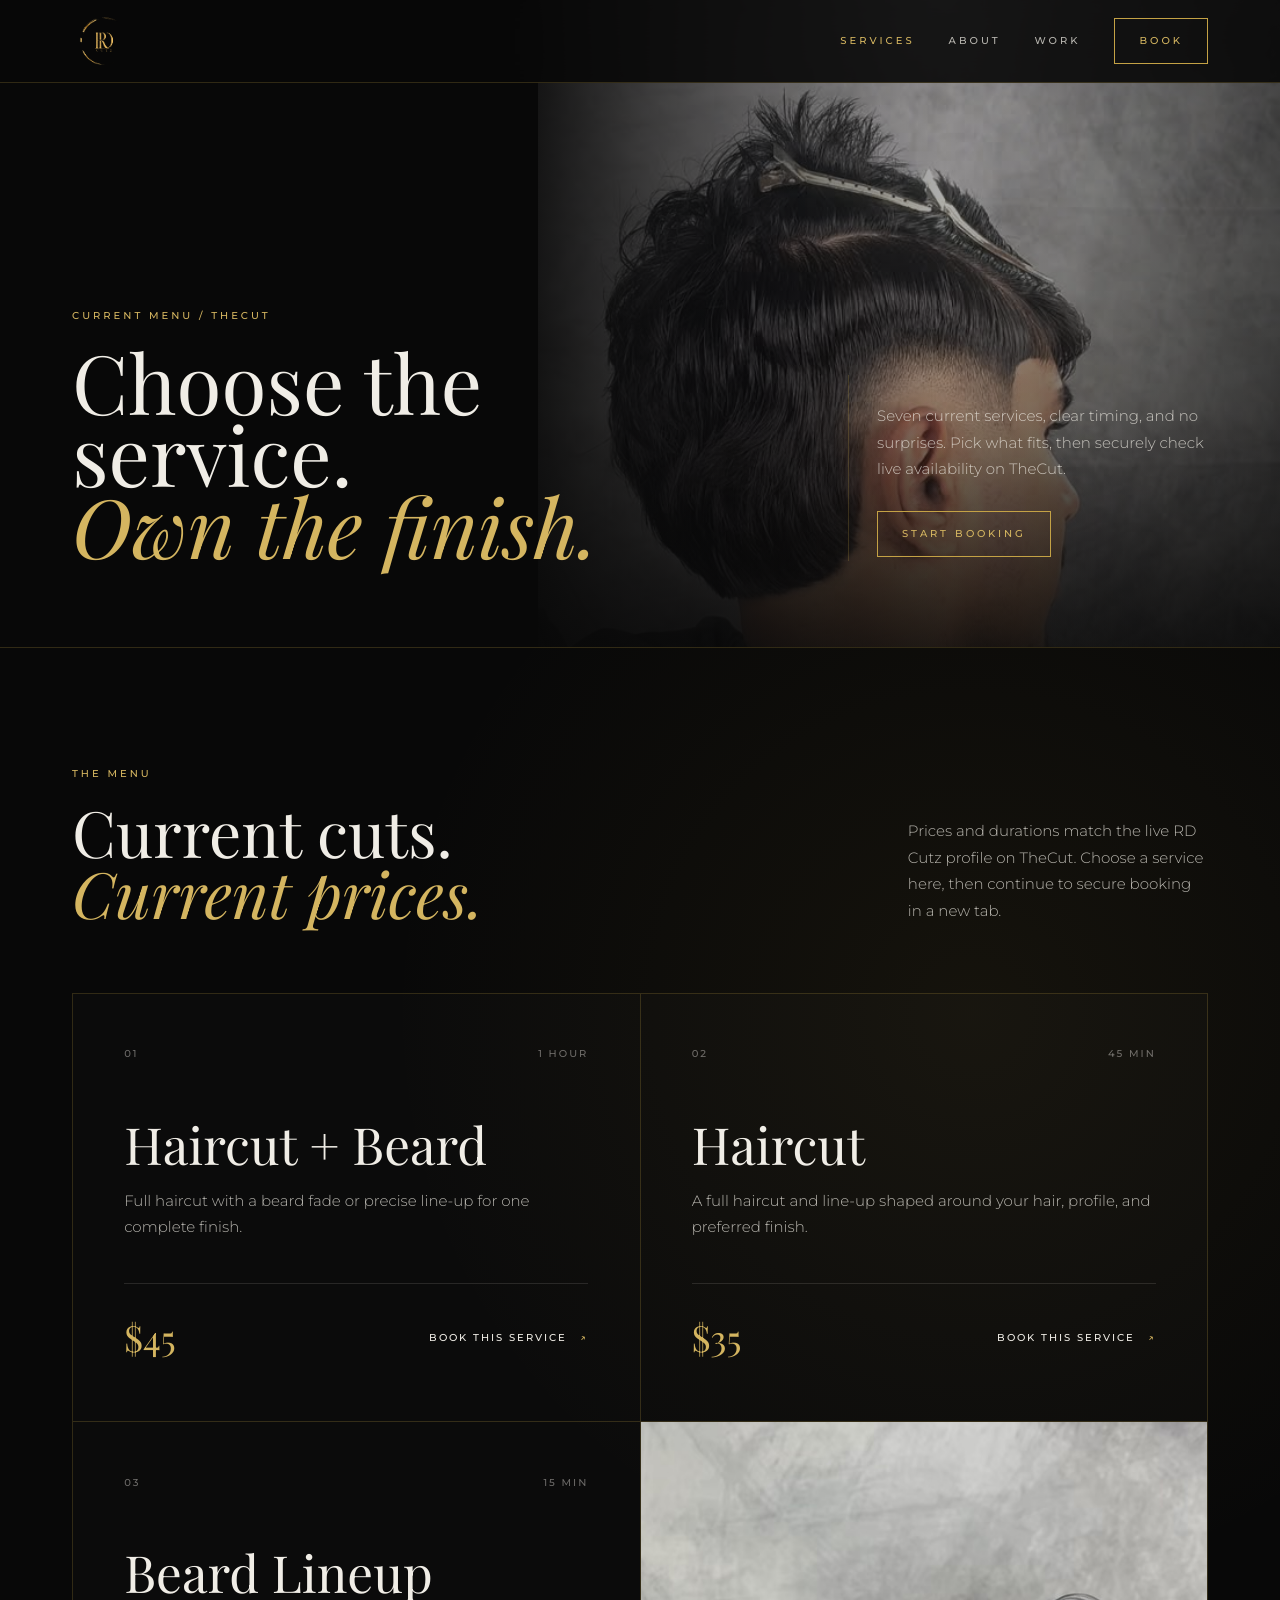
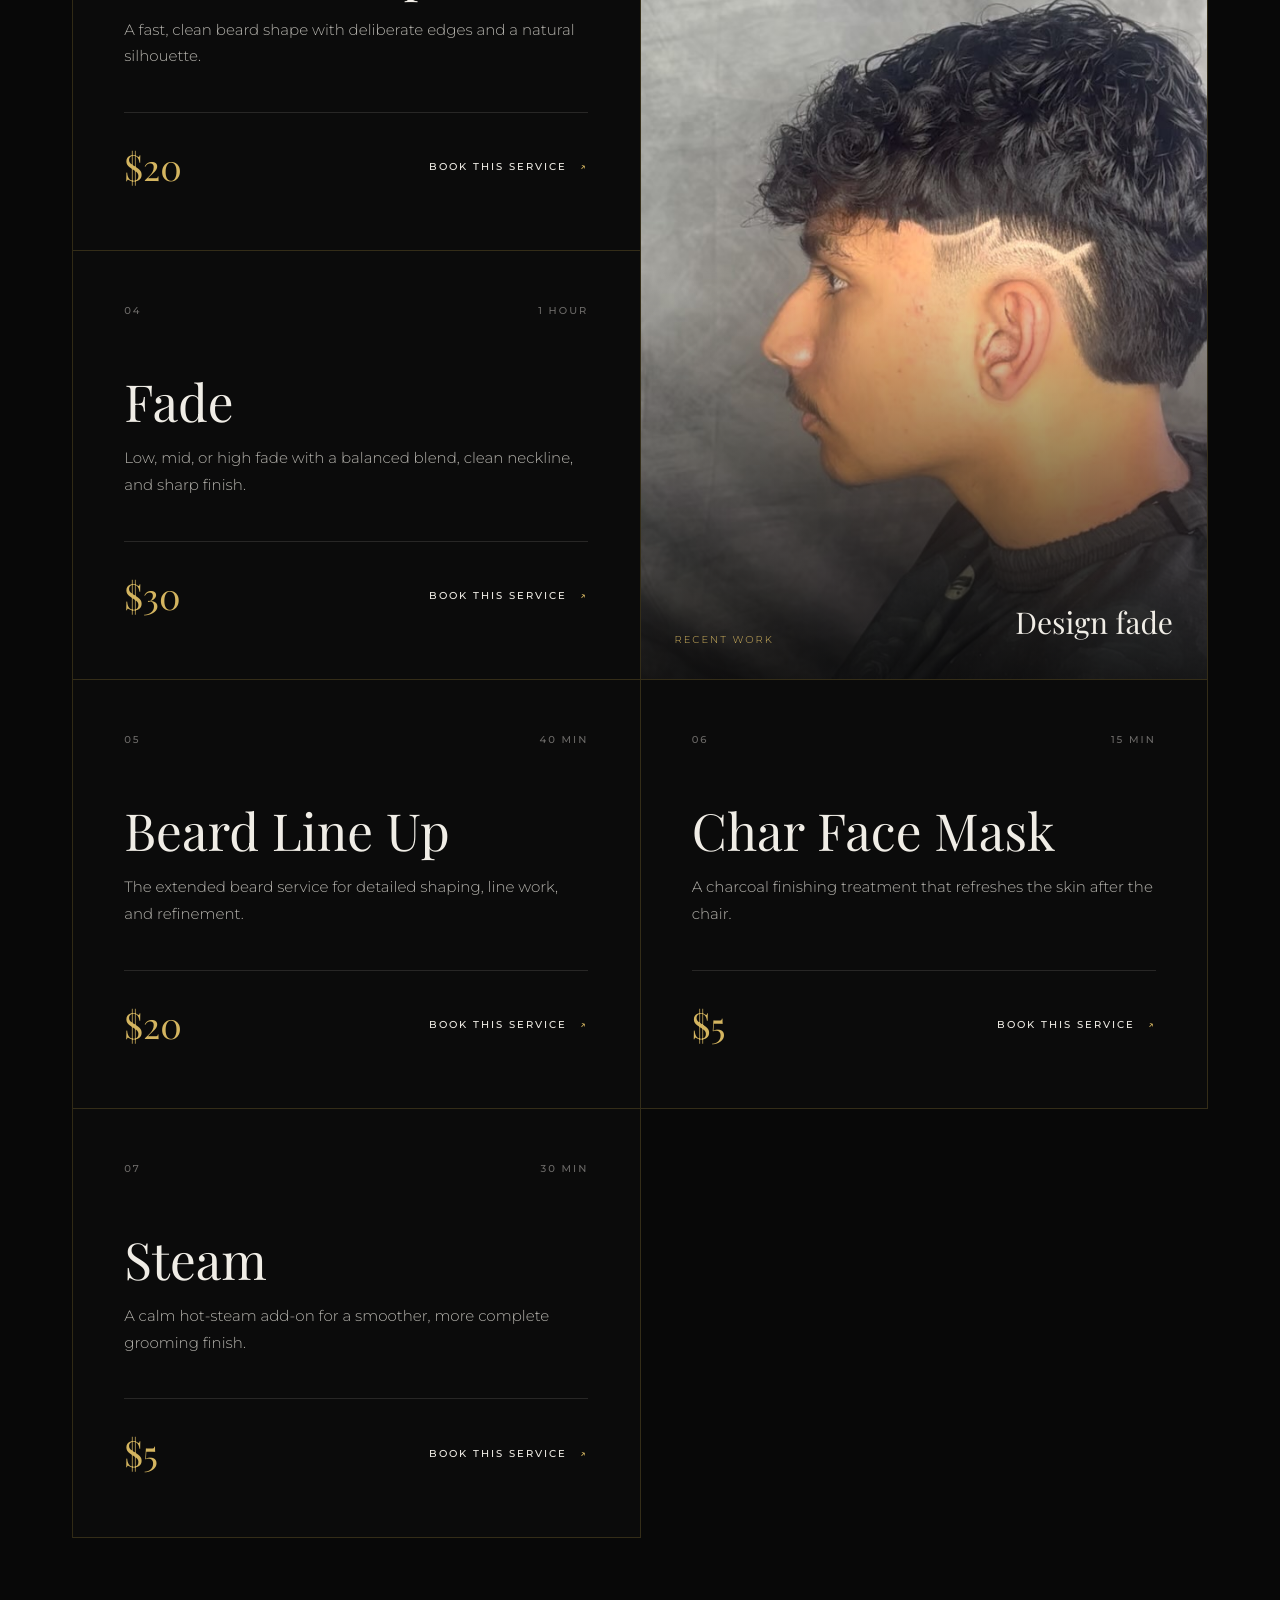
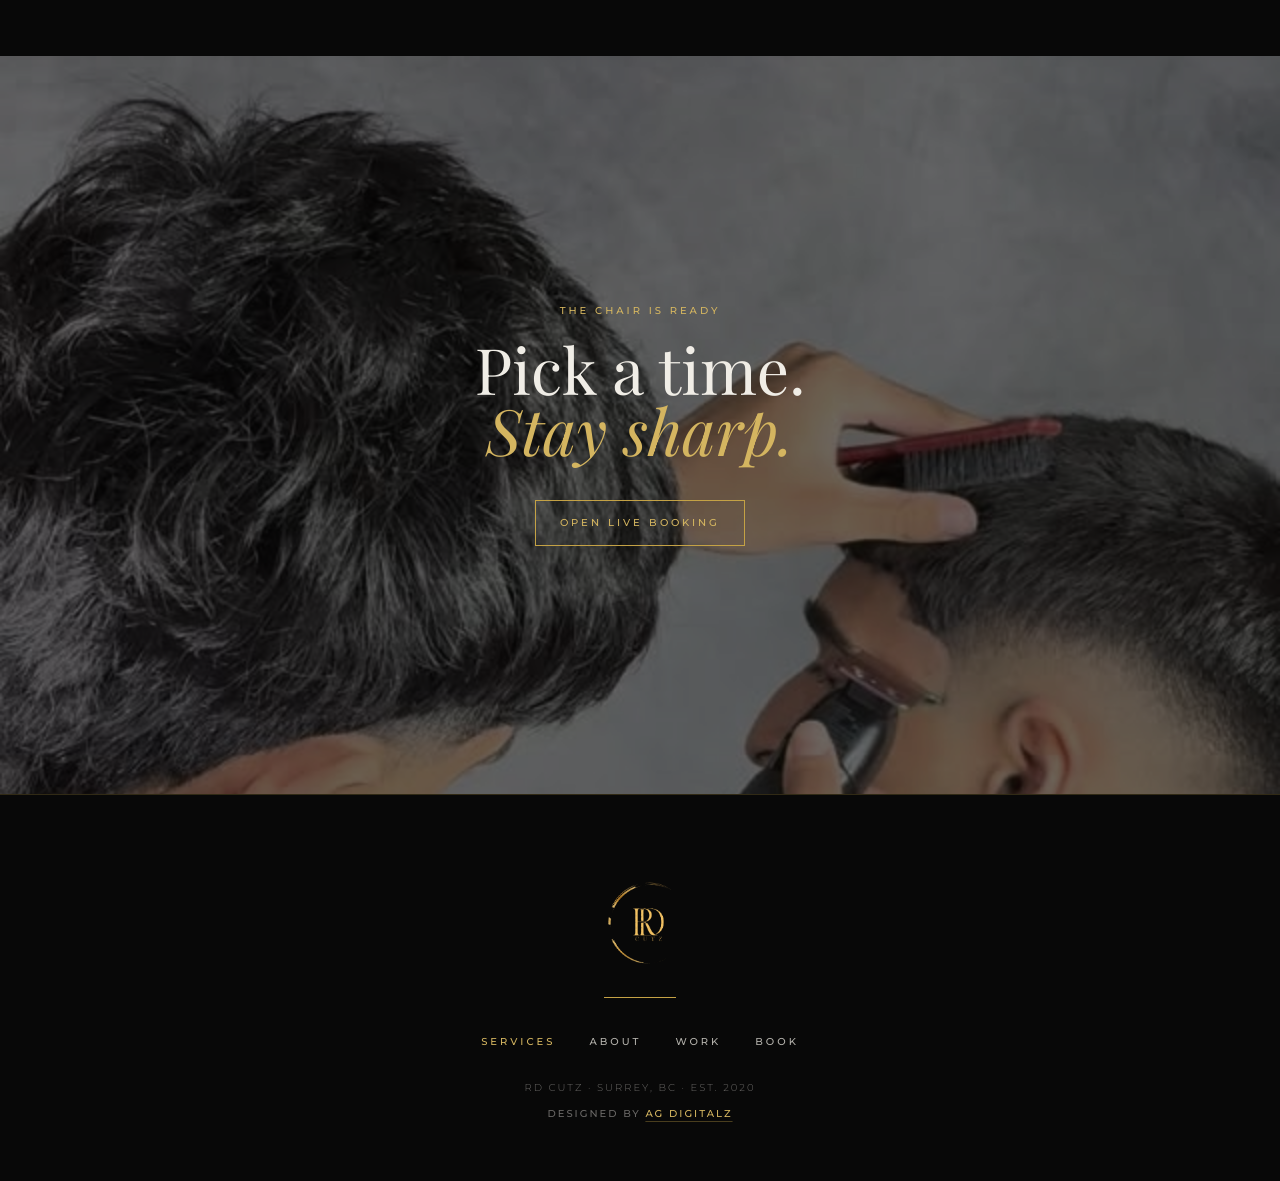
<file: services.html>
<!DOCTYPE html>
<html lang="en">
<head>
  <meta charset="UTF-8" />
  <meta name="viewport" content="width=device-width, initial-scale=1.0" />
  <meta name="description" content="View current RD Cutz haircut, beard, fade, face mask, and steam services with live TheCut booking in Surrey, BC." />
  <meta name="theme-color" content="#080808" />
  <link rel="canonical" href="https://rdcutz.netlify.app/services" />
  <title>Services &amp; Prices | RD Cutz</title>
  <link rel="preconnect" href="https://fonts.googleapis.com" />
  <link rel="preconnect" href="https://fonts.gstatic.com" crossorigin />
  <link href="https://fonts.googleapis.com/css2?family=Montserrat:wght@300;400;500;600&family=Playfair+Display:ital,wght@0,400;0,500;0,600;1,400;1,500&display=swap" rel="stylesheet" />
  <link rel="stylesheet" href="styles.css" />
</head>
<body class="is-loading" data-page="services">
  <div class="intro-loader" id="introLoader" role="status" aria-label="Loading RD Cutz website"><div class="intro-inner"><img class="intro-mark" src="rdcutz-logo.png" alt="" aria-hidden="true" /><p class="intro-name">RD Cutz</p><span class="intro-line" aria-hidden="true"></span><p class="intro-sub">Surrey, British Columbia</p></div></div>
  <div class="progress" id="progress" aria-hidden="true"></div>
  <header class="site-nav solid" id="siteNav"><div class="container nav-inner"><a class="brand-link" href="/" aria-label="RD Cutz home"><img src="rdcutz-logo.png" alt="RD Cutz Logo" /><span class="brand-text">RD CUTZ</span></a><nav class="desktop-links" aria-label="Primary navigation"><a href="/services">Services</a><a href="/about">About</a><a href="/gallery">Work</a><a class="button" href="/contact">Book</a></nav><button class="hamburger" id="menuToggle" type="button" aria-label="Open navigation menu" aria-expanded="false" aria-controls="mobileMenu"><span class="hamburger-lines" aria-hidden="true"></span></button></div></header>
  <div class="mobile-menu" id="mobileMenu"><nav aria-label="Mobile navigation"><a href="/services">Services</a><a href="/about">About</a><a href="/gallery">Work</a><a href="/contact">Book</a></nav></div>

  <main id="top">
    <section class="page-hero visual-page-hero services-hero">
      <div class="page-hero-media" aria-hidden="true"><img src="assets/instagram-burst-fade.jpg" alt="" /></div>
      <div class="container page-hero-grid">
        <div>
          <p class="page-kicker reveal">Current menu / TheCut</p>
          <h1 class="reveal d1">Choose the service.<br /><em>Own the finish.</em></h1>
        </div>
        <div class="hero-aside reveal d2"><p>Seven current services, clear timing, and no surprises. Pick what fits, then securely check live availability on TheCut.</p><button class="button" type="button" data-booking>Start booking</button></div>
      </div>
    </section>

    <section class="section service-menu-section" aria-labelledby="menu-heading">
      <div class="container">
        <div class="split-head">
          <div><p class="eyebrow reveal">The menu</p><h2 id="menu-heading" class="reveal d1">Current cuts.<br /><em>Current prices.</em></h2></div>
          <p class="reveal d2">Prices and durations match the live RD Cutz profile on TheCut. Choose a service here, then continue to secure booking in a new tab.</p>
        </div>
        <div class="service-card-grid">
          <article class="service-card-premium reveal"><div class="service-card-top"><span>01</span><span>1 hour</span></div><h3>Haircut + Beard</h3><p>Full haircut with a beard fade or precise line-up for one complete finish.</p><div class="service-card-bottom"><strong>$45</strong><button class="service-book" type="button" data-booking data-service="Haircut + Beard">Book this service <span aria-hidden="true">↗</span></button></div></article>
          <article class="service-card-premium reveal d1"><div class="service-card-top"><span>02</span><span>45 min</span></div><h3>Haircut</h3><p>A full haircut and line-up shaped around your hair, profile, and preferred finish.</p><div class="service-card-bottom"><strong>$35</strong><button class="service-book" type="button" data-booking data-service="Haircut">Book this service <span aria-hidden="true">↗</span></button></div></article>
          <article class="service-card-premium reveal d2"><div class="service-card-top"><span>03</span><span>15 min</span></div><h3>Beard Lineup</h3><p>A fast, clean beard shape with deliberate edges and a natural silhouette.</p><div class="service-card-bottom"><strong>$20</strong><button class="service-book" type="button" data-booking data-service="Beard Lineup">Book this service <span aria-hidden="true">↗</span></button></div></article>
          <article class="service-card-premium service-card-photo reveal"><img src="assets/instagram-design-fade.jpg" alt="Designed fade haircut by RD Cutz" loading="lazy" /><div class="service-photo-label"><span>Recent work</span><strong>Design fade</strong></div></article>
          <article class="service-card-premium reveal"><div class="service-card-top"><span>04</span><span>1 hour</span></div><h3>Fade</h3><p>Low, mid, or high fade with a balanced blend, clean neckline, and sharp finish.</p><div class="service-card-bottom"><strong>$30</strong><button class="service-book" type="button" data-booking data-service="Fade">Book this service <span aria-hidden="true">↗</span></button></div></article>
          <article class="service-card-premium reveal d1"><div class="service-card-top"><span>05</span><span>40 min</span></div><h3>Beard Line Up</h3><p>The extended beard service for detailed shaping, line work, and refinement.</p><div class="service-card-bottom"><strong>$20</strong><button class="service-book" type="button" data-booking data-service="Beard Line Up">Book this service <span aria-hidden="true">↗</span></button></div></article>
          <article class="service-card-premium reveal d2"><div class="service-card-top"><span>06</span><span>15 min</span></div><h3>Char Face Mask</h3><p>A charcoal finishing treatment that refreshes the skin after the chair.</p><div class="service-card-bottom"><strong>$5</strong><button class="service-book" type="button" data-booking data-service="Char Face Mask">Book this service <span aria-hidden="true">↗</span></button></div></article>
          <article class="service-card-premium reveal d3"><div class="service-card-top"><span>07</span><span>30 min</span></div><h3>Steam</h3><p>A calm hot-steam add-on for a smoother, more complete grooming finish.</p><div class="service-card-bottom"><strong>$5</strong><button class="service-book" type="button" data-booking data-service="Steam">Book this service <span aria-hidden="true">↗</span></button></div></article>
        </div>
      </div>
    </section>

    <section class="image-cta" aria-label="Book RD Cutz"><img src="assets/instagram-mid-low-process.jpg" alt="RD Cutz shaping a mid-low fade" loading="lazy" /><div class="image-cta-overlay"><p class="eyebrow">The chair is ready</p><h2>Pick a time.<br /><em>Stay sharp.</em></h2><button class="button" type="button" data-booking>Open live booking</button></div></section>
  </main>

  <footer class="site-footer"><div class="container"><img class="footer-logo" src="rdcutz-logo.png" alt="RD Cutz Logo" /><div class="rule center-rule" aria-hidden="true"></div><nav class="footer-links" aria-label="Footer navigation"><a href="/services">Services</a><a href="/about">About</a><a href="/gallery">Work</a><a href="/contact">Book</a></nav><p class="copyright">RD Cutz &middot; Surrey, BC &middot; Est. 2020</p><p class="designer-credit">Designed by <a href="https://www.instagram.com/agdigitalz/" target="_blank" rel="noreferrer">AG Digitalz</a></p></div></footer>
  <button class="back-top" id="backTop" type="button" aria-label="Back to top"><svg width="17" height="17" viewBox="0 0 17 17" aria-hidden="true"><path d="M8.5 3.25 3.75 8m4.75-4.75L13.25 8M8.5 3.25v10.5" fill="none" stroke="currentColor" stroke-width="1" /></svg></button>
  <script src="site.js"></script>
</body>
</html>
</file>
<file: styles.css>
/* =========================================================
   RD Cutz Luxury Multi-Page System
   ========================================================= */
*, *::before, *::after {
  box-sizing: border-box;
}

:root {
  color-scheme: dark;
  --bg: #080808;
  --bg-alt: #0d0d0d;
  --charcoal: #131313;
  --text: #f0ede6;
  --gold: #c4a245;
  --gold-hi: #d4b560;
  --muted: rgba(240, 237, 230, 0.42);
  --muted-strong: rgba(240, 237, 230, 0.74);
  --rule: rgba(196, 162, 69, 0.22);
  --overlay: rgba(8, 8, 8, 0.76);
  --container: 1440px;
  --section-x: 72px;
  --section-y: 118px;
  --ease: cubic-bezier(.16, 1, .3, 1);
}

html {
  scroll-behavior: smooth;
  scroll-padding-top: 104px;
}

body {
  margin: 0;
  background: var(--bg);
  color: var(--text);
  font-family: "Montserrat", Arial, sans-serif;
  font-size: 15px;
  font-weight: 300;
  line-height: 1.78;
  overflow-x: hidden;
  text-rendering: geometricPrecision;
}

body.menu-open {
  overflow: hidden;
}

body.is-loading {
  overflow: hidden;
}

a {
  color: inherit;
  text-decoration: none;
}

button {
  border: 0;
  padding: 0;
  background: none;
  color: inherit;
  font: inherit;
  cursor: pointer;
}

img,
svg,
video {
  display: block;
  max-width: 100%;
}

::selection {
  background: var(--gold);
  color: var(--bg);
}

:focus-visible {
  outline: 1px solid var(--gold-hi);
  outline-offset: 6px;
}

.container {
  width: min(var(--container), calc(100% - (var(--section-x) * 2)));
  margin: 0 auto;
}

.section {
  position: relative;
  padding: var(--section-y) 0;
}

.section + .section {
  border-top: .5px solid var(--rule);
}

.page-hero {
  min-height: 62svh;
  display: grid;
  align-items: end;
  padding: 150px 0 82px;
  border-bottom: .5px solid var(--rule);
  background:
    linear-gradient(110deg, rgba(8, 8, 8, .95), rgba(8, 8, 8, .74)),
    radial-gradient(circle at 78% 24%, rgba(196, 162, 69, .12), transparent 26%),
    var(--bg);
}

.page-hero.compact {
  min-height: 42svh;
  padding-bottom: 64px;
}

.page-hero.work-hero {
  min-height: 34svh;
  padding: 120px 0 44px;
}

.work-hero h1 {
  font-size: clamp(48px, 6.6vw, 96px);
}

.work-hero .lede {
  margin-top: 20px;
}

.page-kicker,
.eyebrow {
  margin: 0 0 22px;
  color: var(--gold-hi);
  font-size: 10px;
  font-weight: 500;
  letter-spacing: 3px;
  line-height: 1.5;
  text-transform: uppercase;
}

h1,
h2,
h3 {
  margin: 0;
  font-family: "Playfair Display", Georgia, serif;
  font-weight: 400;
  letter-spacing: 0;
}

h1 {
  max-width: 980px;
  font-size: clamp(54px, 8vw, 118px);
  line-height: .88;
}

h2 {
  font-size: clamp(40px, 5vw, 82px);
  line-height: .95;
}

h3 {
  font-size: clamp(28px, 3.6vw, 54px);
  line-height: 1;
}

em {
  color: var(--gold-hi);
  font-style: italic;
}

p {
  margin: 0;
}

.lede {
  max-width: 720px;
  margin-top: 28px;
  color: var(--muted-strong);
  font-size: clamp(16px, 1.4vw, 19px);
}

.button {
  display: inline-flex;
  align-items: center;
  justify-content: center;
  min-height: 46px;
  padding: 0 24px;
  border: .5px solid var(--gold);
  color: var(--gold-hi);
  font-size: 10px;
  font-weight: 500;
  letter-spacing: 3px;
  line-height: 1;
  text-transform: uppercase;
  transition: color .35s ease, background .35s ease, border-color .35s ease;
}

.button:hover,
.button:focus-visible {
  background: var(--gold);
  color: var(--bg);
}

.button-dark {
  border-color: var(--bg);
  color: var(--bg);
}

.button-dark:hover,
.button-dark:focus-visible {
  background: var(--bg);
  color: var(--gold-hi);
}

.rule {
  width: 72px;
  height: .5px;
  margin: 28px 0;
  background: var(--gold);
}

.center-rule {
  margin-inline: auto;
}

.split-head {
  display: grid;
  grid-template-columns: minmax(0, .72fr) minmax(280px, .28fr);
  gap: 64px;
  align-items: end;
  margin-bottom: 68px;
}

.split-head p:last-child {
  color: var(--muted-strong);
}

.reveal {
  opacity: 1;
  transform: none;
}

.reveal.visible {
  opacity: 1;
  transform: none;
}

.d1 { transition-delay: .12s; }
.d2 { transition-delay: .24s; }
.d3 { transition-delay: .36s; }
.d4 { transition-delay: .48s; }

/* =========================================================
   Brand Intro Loader
   ========================================================= */
.intro-loader {
  position: fixed;
  inset: 0;
  z-index: 999;
  display: grid;
  place-items: center;
  background:
    radial-gradient(circle at 50% 40%, rgba(196, 162, 69, .08), transparent 28%),
    var(--bg);
  color: var(--text);
  transition: opacity .75s var(--ease), visibility .75s var(--ease);
}

.intro-loader.hidden {
  opacity: 0;
  visibility: hidden;
  pointer-events: none;
}

.intro-inner {
  display: grid;
  justify-items: center;
  gap: 22px;
  text-align: center;
  transform: translateY(10px);
  animation: introRise .9s var(--ease) forwards;
}

.intro-mark {
  width: clamp(82px, 10vw, 128px);
  height: auto;
  opacity: .96;
}

.intro-name {
  margin: 0;
  color: var(--gold-hi);
  font-family: "Playfair Display", Georgia, serif;
  font-size: clamp(30px, 5vw, 62px);
  font-weight: 400;
  letter-spacing: 12px;
  line-height: 1;
  text-transform: uppercase;
}

.intro-line {
  width: 0;
  height: 1px;
  background: var(--gold);
  animation: introLine 1s .32s var(--ease) forwards;
}

.intro-sub {
  margin: 0;
  color: var(--muted-strong);
  font-size: 10px;
  font-weight: 500;
  letter-spacing: 3px;
  text-transform: uppercase;
}

@keyframes introRise {
  to {
    transform: translateY(0);
  }
}

@keyframes introLine {
  to {
    width: 96px;
  }
}

/* =========================================================
   Fixed UI
   ========================================================= */
.progress {
  position: fixed;
  top: 0;
  left: 0;
  z-index: 120;
  width: 100%;
  height: 1px;
  transform: scaleX(0);
  transform-origin: 0 50%;
  background: var(--gold);
}

.back-top {
  position: fixed;
  right: 28px;
  bottom: 28px;
  z-index: 80;
  display: grid;
  width: 48px;
  height: 48px;
  place-items: center;
  border: .5px solid var(--gold);
  background: rgba(8, 8, 8, .9);
  color: var(--gold-hi);
  opacity: 0;
  pointer-events: none;
  transform: translateY(14px);
  transition: opacity .35s ease, transform .35s ease, background .35s ease;
}

.back-top.visible {
  opacity: 1;
  pointer-events: auto;
  transform: translateY(0);
}

.back-top:hover {
  background: var(--gold);
  color: var(--bg);
}

/* =========================================================
   Navigation
   ========================================================= */
.site-nav {
  position: fixed;
  inset: 0 0 auto;
  z-index: 100;
  background: transparent;
  border-bottom: .5px solid transparent;
  transition: background .35s ease, backdrop-filter .35s ease, border-color .35s ease;
}

.site-nav.scrolled,
.site-nav.solid {
  background: rgba(8, 8, 8, .9);
  backdrop-filter: blur(18px);
  border-bottom-color: var(--rule);
}

.nav-inner {
  display: flex;
  min-height: 82px;
  align-items: center;
  justify-content: space-between;
  gap: 36px;
}

.brand-link {
  display: inline-flex;
  align-items: center;
  gap: 14px;
  min-width: max-content;
}

.brand-link img {
  width: 54px;
  height: 54px;
  object-fit: contain;
}

.brand-text {
  display: none;
  color: var(--gold);
  font-family: "Playfair Display", Georgia, serif;
  font-size: 17px;
  letter-spacing: 7px;
  text-transform: uppercase;
}

.brand-link.logo-missing img {
  display: none;
}

.brand-link.logo-missing .brand-text {
  display: block;
}

.desktop-links {
  display: flex;
  align-items: center;
  gap: 34px;
}

.desktop-links a:not(.button),
.footer-links a {
  color: var(--muted-strong);
  font-size: 10px;
  font-weight: 500;
  letter-spacing: 3px;
  text-transform: uppercase;
  transition: color .28s ease;
}

.desktop-links a:hover,
.desktop-links a[aria-current="page"],
.footer-links a:hover,
.footer-links a[aria-current="page"] {
  color: var(--gold-hi);
}

.hamburger {
  display: none;
  width: 44px;
  height: 44px;
  place-items: center;
  border: .5px solid var(--rule);
}

.hamburger-lines {
  position: relative;
  width: 18px;
  height: 1px;
  background: var(--text);
  transition: background .25s ease;
}

.hamburger-lines::before,
.hamburger-lines::after {
  content: "";
  position: absolute;
  left: 0;
  width: 18px;
  height: 1px;
  background: var(--text);
  transition: transform .25s ease;
}

.hamburger-lines::before {
  transform: translateY(-6px);
}

.hamburger-lines::after {
  transform: translateY(6px);
}

.hamburger[aria-expanded="true"] .hamburger-lines {
  background: transparent;
}

.hamburger[aria-expanded="true"] .hamburger-lines::before {
  transform: rotate(45deg);
}

.hamburger[aria-expanded="true"] .hamburger-lines::after {
  transform: rotate(-45deg);
}

.mobile-menu {
  position: fixed;
  inset: 0;
  z-index: 90;
  display: grid;
  place-items: center;
  background: var(--bg);
  opacity: 0;
  pointer-events: none;
  transition: opacity .35s ease;
}

.mobile-menu.open {
  opacity: 1;
  pointer-events: auto;
}

.mobile-menu nav {
  display: grid;
  gap: 18px;
  text-align: center;
}

.mobile-menu a {
  color: var(--text);
  font-family: "Playfair Display", Georgia, serif;
  font-size: clamp(42px, 13vw, 76px);
  line-height: .95;
}

/* =========================================================
   Home
   ========================================================= */
.home-hero {
  min-height: 100svh;
  position: relative;
  display: grid;
  place-items: center;
  overflow: hidden;
  background:
    linear-gradient(110deg, rgba(8, 8, 8, .82), rgba(8, 8, 8, .48) 48%, rgba(8, 8, 8, .84)),
    radial-gradient(circle at 76% 28%, rgba(196, 162, 69, .12), transparent 25%),
    var(--bg);
}

.hero-video {
  position: absolute;
  inset: 0;
  z-index: 0;
  width: 100%;
  height: 100%;
  object-fit: cover;
  opacity: .58;
  filter: grayscale(.82) contrast(1.12) brightness(.86);
}

.hero-art {
  position: absolute;
  inset: 0;
  z-index: 0;
  opacity: .34;
  pointer-events: none;
}

.hero-art svg {
  width: 100%;
  height: 100%;
}

.home-hero::after {
  content: "";
  position: absolute;
  inset: 0;
  z-index: 1;
  background: rgba(8, 8, 8, .5);
}

.hero-content {
  position: relative;
  z-index: 2;
  width: min(100%, 980px);
  padding: 130px 24px 86px;
  text-align: center;
}

.hero-logo {
  width: clamp(112px, 15vw, 176px);
  margin: 0 auto;
}

.hero-kicker {
  margin: 0 0 26px;
  color: var(--muted-strong);
  font-size: 10px;
  font-weight: 400;
  letter-spacing: 3px;
  text-transform: uppercase;
}

.hero-sub {
  margin: 34px 0 0;
  color: var(--text);
  font-size: clamp(13px, 1.3vw, 16px);
  letter-spacing: 4px;
  text-transform: uppercase;
}

.hero-actions {
  display: flex;
  justify-content: center;
  gap: 14px;
  margin-top: 44px;
  flex-wrap: wrap;
}

.actions-left {
  justify-content: flex-start;
  padding: 0;
}

.ticker {
  overflow: hidden;
  border-block: .5px solid var(--rule);
  background: #050505;
}

.ticker-track {
  display: flex;
  width: max-content;
  animation: ticker 34s linear infinite;
}

.ticker span {
  padding: 18px 28px;
  color: var(--muted-strong);
  font-size: 10px;
  font-weight: 400;
  letter-spacing: 3px;
  text-transform: uppercase;
  white-space: nowrap;
}

@keyframes ticker {
  to { transform: translateX(-50%); }
}

.stats {
  background: var(--bg-alt);
  border-bottom: .5px solid var(--rule);
}

.stats-grid {
  display: grid;
  grid-template-columns: repeat(3, 1fr);
}

.stat {
  min-height: 156px;
  display: grid;
  place-items: center;
  padding: 36px 28px;
  text-align: center;
}

.stat + .stat {
  border-left: .5px solid var(--rule);
}

.stat strong {
  display: block;
  color: var(--gold-hi);
  font-family: "Playfair Display", Georgia, serif;
  font-size: clamp(42px, 5vw, 74px);
  font-weight: 400;
  line-height: .88;
}

.stat span {
  display: block;
  margin-top: 12px;
  color: var(--muted-strong);
  font-size: 10px;
  font-weight: 500;
  letter-spacing: 3px;
  text-transform: uppercase;
}

.identity-feature {
  display: grid;
  grid-template-columns: minmax(0, .78fr) minmax(380px, .56fr);
  gap: clamp(34px, 6vw, 92px);
  align-items: center;
}

.identity-copy {
  max-width: 760px;
}

.identity-copy .lede {
  margin-bottom: 36px;
}

.identity-photo {
  position: relative;
  min-height: 680px;
  overflow: hidden;
  border: .5px solid var(--rule);
  background: var(--bg-alt);
}

.identity-photo img {
  width: 100%;
  height: 100%;
  min-height: inherit;
  object-fit: cover;
  filter: saturate(.82) contrast(1.06) brightness(.98);
  transform: scale(1.01);
}

.identity-photo::after {
  content: "";
  position: absolute;
  inset: 0;
  background:
    linear-gradient(180deg, rgba(8, 8, 8, .02), rgba(8, 8, 8, .28)),
    linear-gradient(90deg, rgba(8, 8, 8, .18), transparent 45%);
  pointer-events: none;
}

.photo-caption {
  position: absolute;
  left: 24px;
  bottom: 22px;
  z-index: 2;
  color: var(--text);
  font-size: 10px;
  font-weight: 500;
  letter-spacing: 3px;
  text-transform: uppercase;
}

.home-work {
  background: linear-gradient(180deg, rgba(240, 237, 230, .018), transparent 34%), var(--bg);
}

.album-tabs {
  display: flex;
  flex-wrap: wrap;
  gap: 1px;
  width: fit-content;
  max-width: 100%;
  margin-bottom: 28px;
  border: .5px solid var(--rule);
  background: var(--rule);
}

.album-tab {
  min-height: 44px;
  padding: 0 20px;
  background: var(--bg-alt);
  color: var(--muted-strong);
  font-size: 10px;
  font-weight: 500;
  letter-spacing: 3px;
  text-transform: uppercase;
  transition: background .32s ease, color .32s ease;
}

.album-tab:hover,
.album-tab:focus-visible,
.album-tab.active {
  background: var(--gold);
  color: var(--bg);
}

.work-strip {
  display: grid;
  grid-template-columns: repeat(4, minmax(0, 1fr));
  gap: 18px;
}

.work-card {
  position: relative;
  min-height: clamp(360px, 40vw, 590px);
  overflow: hidden;
  border: .5px solid var(--rule);
  background: var(--bg-alt);
  transition: border-color .35s ease, transform .35s ease;
}

.work-card:hover {
  border-color: var(--gold);
  transform: translateY(-4px);
}

.work-card img {
  width: 100%;
  height: 100%;
  min-height: inherit;
  object-fit: cover;
  filter: saturate(.82) contrast(1.05) brightness(.88);
  transform: scale(1.01);
  transition: transform .5s var(--ease), filter .5s ease;
}

.work-card.focus-low img,
.gallery-panel.focus-low img {
  object-position: 50% 72%;
}

.gallery-panel.focus-neck img {
  object-position: 50% 66%;
}

.gallery-panel.focus-beard img,
.gallery-panel.focus-profile img,
.gallery-panel.focus-clean img {
  object-position: 50% 52%;
}

.work-card:hover img {
  transform: scale(1.045);
  filter: saturate(.98) contrast(1.04) brightness(.98);
}

.work-card::after {
  content: "";
  position: absolute;
  inset: 0;
  background: linear-gradient(180deg, transparent 50%, rgba(8, 8, 8, .82));
  pointer-events: none;
}

.work-card span {
  position: absolute;
  left: 22px;
  bottom: 20px;
  z-index: 1;
  color: var(--text);
  font-size: 10px;
  font-weight: 500;
  letter-spacing: 3px;
  text-transform: uppercase;
}

.work-footer {
  margin-top: 34px;
}

/* =========================================================
   Services
   ========================================================= */
.service-list {
  border-top: .5px solid var(--rule);
}

.service-item {
  position: relative;
  display: grid;
  grid-template-columns: 110px minmax(0, 1fr) 100px 100px;
  gap: 30px;
  align-items: center;
  padding: 34px 0;
  border-bottom: .5px solid var(--rule);
  transition: background .35s ease;
}

.service-item::before {
  content: "";
  position: absolute;
  left: 0;
  top: 0;
  width: 1px;
  height: 100%;
  transform: scaleY(0);
  transform-origin: 50% 0;
  background: var(--gold);
  transition: transform .45s var(--ease);
}

.service-item:hover {
  background: rgba(196, 162, 69, .035);
}

.service-item:hover::before {
  transform: scaleY(1);
}

.service-number {
  color: var(--muted);
  font-family: "Playfair Display", Georgia, serif;
  font-size: 34px;
  transition: color .35s ease, transform .35s ease;
}

.service-item:hover .service-number {
  color: var(--gold-hi);
  transform: translateX(12px);
}

.service-copy {
  margin-top: 8px;
  color: var(--muted-strong);
  max-width: 620px;
}

.service-meta,
.service-price {
  color: var(--gold-hi);
  font-size: 10px;
  font-weight: 500;
  letter-spacing: 3px;
  text-transform: uppercase;
  text-align: right;
}

.service-price {
  color: var(--text);
}

/* =========================================================
   About
   ========================================================= */
.about-grid {
  display: grid;
  grid-template-columns: minmax(0, .82fr) minmax(340px, .54fr);
  gap: clamp(54px, 8vw, 120px);
  align-items: center;
}

.pull-quote {
  max-width: 760px;
  font-family: "Playfair Display", Georgia, serif;
  font-size: clamp(50px, 7vw, 98px);
  line-height: .9;
}

.about-copy {
  max-width: 670px;
  margin: 34px 0 38px;
  color: var(--muted-strong);
  font-size: 16px;
}

.line-art {
  min-height: 620px;
  display: grid;
  align-content: center;
  gap: 34px;
  padding: clamp(28px, 5vw, 62px);
  border: .5px solid var(--rule);
}

.caption {
  margin: 0;
  color: var(--muted-strong);
  font-size: 10px;
  font-weight: 500;
  letter-spacing: 3px;
  text-align: center;
  text-transform: uppercase;
}

.about-media-grid {
  display: grid;
  grid-template-columns: minmax(0, .62fr) minmax(0, .38fr);
  gap: 18px;
  align-items: stretch;
}

.about-media-copy {
  display: grid;
  align-content: center;
  min-height: 500px;
  padding: clamp(30px, 5vw, 64px);
  border: .5px solid var(--rule);
  background: var(--bg-alt);
}

.about-media-copy p:not(.eyebrow) {
  max-width: 560px;
  margin-top: 24px;
  color: var(--muted-strong);
}

/* =========================================================
   Gallery
   ========================================================= */
.album-section {
  padding: 22px 0;
  border-bottom: .5px solid var(--rule);
  background: #050505;
}

.album-section .album-tabs {
  margin-bottom: 0;
}

.gallery-section {
  padding-top: 36px;
}

.gallery-grid {
  display: grid;
  grid-template-columns: repeat(4, minmax(0, 1fr));
  gap: 18px;
}

.gallery-panel {
  height: clamp(320px, 34vw, 500px);
  min-height: clamp(320px, 34vw, 500px);
  position: relative;
  margin: 0;
  overflow: hidden;
  border: .5px solid var(--rule);
  background: linear-gradient(145deg, rgba(240,237,230,.025), transparent 52%), var(--bg-alt);
  transition: border-color .35s ease, transform .35s ease;
}

.gallery-panel:hover {
  border-color: var(--gold);
  transform: scale(1.01);
}

.gallery-panel.large {
  min-height: clamp(320px, 34vw, 500px);
  grid-row: auto;
}

.gallery-panel.wide {
  grid-column: auto;
}

.gallery-panel svg {
  position: absolute;
  inset: 0;
  width: 100%;
  height: 100%;
}

.gallery-panel img {
  width: 100%;
  height: 100%;
  min-height: 0;
  object-fit: cover;
  filter: saturate(.78) contrast(1.06) brightness(.9);
  transform: scale(1.01);
  transition: transform .45s var(--ease), filter .45s ease;
}

.gallery-panel:hover img {
  transform: scale(1.045);
  filter: saturate(.95) contrast(1.05) brightness(1);
}

.gallery-panel::after {
  content: "";
  position: absolute;
  inset: 0;
  background: linear-gradient(180deg, transparent 50%, rgba(8, 8, 8, .78));
  pointer-events: none;
}

.gallery-label {
  position: absolute;
  left: 24px;
  bottom: 22px;
  z-index: 2;
  color: var(--text);
  font-size: 10px;
  font-weight: 500;
  letter-spacing: 3px;
  text-transform: uppercase;
}

.work-card.is-hidden,
.gallery-panel.is-hidden {
  display: none;
}

.social-strip {
  border-block: .5px solid var(--rule);
  background: var(--bg-alt);
}

.social-strip-inner {
  display: flex;
  min-height: 118px;
  align-items: center;
  justify-content: space-between;
  gap: 28px;
}

.social-strip p {
  color: var(--text);
  font-family: "Playfair Display", Georgia, serif;
  font-size: clamp(30px, 3.8vw, 54px);
  line-height: 1;
}

.social-actions {
  display: flex;
  flex-wrap: wrap;
  gap: 12px;
}

.live-section {
  padding-top: 70px;
}

.live-panel {
  display: grid;
  grid-template-columns: minmax(0, .62fr) minmax(320px, .38fr);
  gap: clamp(34px, 7vw, 98px);
  align-items: start;
  padding-top: 48px;
  border-top: .5px solid var(--rule);
}

.live-panel > p {
  color: var(--muted-strong);
}

.feed-status {
  grid-column: 1 / -1;
  width: fit-content;
  padding-top: 24px;
  border-top: .5px solid var(--rule);
  color: var(--muted);
  font-size: 10px;
  font-weight: 500;
  letter-spacing: 3px;
  text-transform: uppercase;
}

.instagram-feed:not(:empty) {
  grid-column: 1 / -1;
  display: grid;
  grid-template-columns: repeat(4, 1fr);
  gap: 18px;
  margin-top: 12px;
}

.instagram-feed a {
  position: relative;
  overflow: hidden;
  min-height: 280px;
  display: grid;
  align-content: end;
  padding: 20px;
  border: .5px solid var(--rule);
  background: var(--bg-alt);
  color: var(--muted-strong);
  font-size: 10px;
  font-weight: 500;
  letter-spacing: 3px;
  text-transform: uppercase;
}

.instagram-feed img {
  position: absolute;
  inset: 0;
  width: 100%;
  height: 100%;
  object-fit: cover;
  filter: saturate(.85) contrast(1.04) brightness(.8);
}

.instagram-feed a::after {
  content: "";
  position: absolute;
  inset: 0;
  background: linear-gradient(180deg, transparent 46%, rgba(8, 8, 8, .86));
}

.instagram-feed span {
  position: relative;
  z-index: 1;
  display: -webkit-box;
  max-height: 4.8em;
  overflow: hidden;
  -webkit-box-orient: vertical;
  -webkit-line-clamp: 3;
}

/* =========================================================
   Contact
   ========================================================= */
.contact-grid {
  display: grid;
  grid-template-columns: minmax(0, .9fr) minmax(360px, .68fr);
  gap: 80px;
  align-items: start;
}

.booking-card {
  padding: 54px 0;
  border-block: .5px solid var(--rule);
}

.booking-card p:not(.eyebrow) {
  max-width: 620px;
  margin: 30px 0 36px;
  color: var(--muted-strong);
  font-size: 16px;
}

.contact-actions {
  display: flex;
  flex-wrap: wrap;
  gap: 14px;
}

.hours-table,
.contact-details {
  border-top: .5px solid var(--rule);
}

.contact-details {
  margin-top: 46px;
}

.hours-row,
.contact-row {
  display: grid;
  grid-template-columns: 160px minmax(0, 1fr);
  gap: 28px;
  padding: 22px 0;
  border-bottom: .5px solid var(--rule);
}

.row-label {
  color: var(--gold-hi);
  font-size: 10px;
  font-weight: 500;
  letter-spacing: 3px;
  text-transform: uppercase;
}

.row-value {
  color: var(--text);
  text-align: right;
}

.row-value a:hover {
  color: var(--gold-hi);
}

/* =========================================================
   Gold CTA & Footer
   ========================================================= */
.gold-bar {
  background: var(--gold);
  color: var(--bg);
}

.gold-bar .container {
  display: flex;
  min-height: 122px;
  align-items: center;
  justify-content: space-between;
  gap: 34px;
}

.gold-bar p {
  color: var(--bg);
  font-family: "Playfair Display", Georgia, serif;
  font-size: clamp(34px, 4vw, 58px);
  line-height: 1;
}

.gold-bar a {
  color: var(--bg);
  font-size: 10px;
  font-weight: 600;
  letter-spacing: 3px;
  text-transform: uppercase;
}

.site-footer {
  padding: 82px 0 58px;
  text-align: center;
  background: var(--bg);
  border-top: .5px solid var(--rule);
}

.footer-logo {
  width: 92px;
  margin: 0 auto;
}

.footer-links {
  display: flex;
  justify-content: center;
  gap: 34px;
  flex-wrap: wrap;
  margin: 36px 0 28px;
}

.copyright {
  color: var(--muted);
  font-size: 10px;
  letter-spacing: 2px;
  text-transform: uppercase;
}

.designer-credit {
  margin-top: 8px;
  color: var(--muted);
  font-size: 10px;
  font-weight: 500;
  letter-spacing: 2px;
  text-transform: uppercase;
}

/* =========================================================
   Responsive
   ========================================================= */
@media (max-width: 1100px) {
  :root {
    --section-x: 40px;
  }

  .desktop-links {
    gap: 22px;
  }

  .split-head,
  .about-grid,
  .contact-grid,
  .identity-feature,
  .about-media-grid {
    grid-template-columns: 1fr;
  }

  .line-art {
    min-height: auto;
  }

  .live-panel {
    grid-template-columns: 1fr;
  }

  .work-strip,
  .instagram-feed:not(:empty) {
    grid-template-columns: repeat(2, minmax(0, 1fr));
  }
}

@media (max-width: 900px) {
  :root {
    --section-x: 24px;
    --section-y: 80px;
  }

  .desktop-links {
    display: none;
  }

  .hamburger {
    display: grid;
  }

  .nav-inner {
    min-height: 74px;
  }

  .home-hero {
    min-height: 100svh;
  }

  .hero-video {
    opacity: .72;
    filter: grayscale(.65) contrast(1.06) brightness(1);
  }

  .home-hero::after {
    background: rgba(8, 8, 8, .34);
  }

  .hero-content {
    padding-top: 112px;
  }

  .hero-sub {
    letter-spacing: 2.4px;
  }

  .stats-grid,
  .gallery-grid {
    grid-template-columns: 1fr;
  }

  .album-tabs {
    width: 100%;
  }

  .album-tab {
    flex: 1 1 140px;
  }

  .stat + .stat {
    border-left: 0;
    border-top: .5px solid var(--rule);
  }

  .service-item {
    grid-template-columns: 72px minmax(0, 1fr);
    gap: 16px 24px;
  }

  .service-meta,
  .service-price {
    grid-column: 2;
    text-align: left;
  }

  .gallery-panel,
  .gallery-panel.large {
    min-height: 320px;
    grid-column: auto;
    grid-row: auto;
  }

  .work-strip,
  .instagram-feed:not(:empty) {
    grid-template-columns: 1fr;
  }

  .work-card {
    min-height: 420px;
  }

  .identity-photo {
    min-height: 540px;
  }

  .gold-bar .container {
    display: grid;
    padding-block: 32px;
  }

  .social-strip-inner {
    display: grid;
    padding-block: 30px;
  }

  .hours-row,
  .contact-row {
    grid-template-columns: 1fr;
    gap: 5px;
  }

  .row-value {
    text-align: left;
  }
}

@media (max-width: 520px) {
  body {
    font-size: 14px;
  }

  .brand-link img {
    width: 46px;
    height: 46px;
  }

  .hero-actions,
  .contact-actions {
    display: grid;
  }

  .album-tab {
    padding: 0 14px;
    letter-spacing: 2px;
  }

  .button {
    width: 100%;
  }

  .pull-quote {
    font-size: clamp(48px, 18vw, 78px);
  }

  .review {
    padding: 36px 24px;
  }

  .back-top {
    right: 18px;
    bottom: 18px;
  }
}

@media (prefers-reduced-motion: reduce) {
  html {
    scroll-behavior: auto;
  }

  *,
  *::before,
  *::after {
    animation-duration: .01ms !important;
    animation-iteration-count: 1 !important;
    scroll-behavior: auto !important;
    transition-duration: .01ms !important;
  }

  .reveal {
    opacity: 1;
    transform: none;
  }
}

/* =========================================================
   2026 full-site audit refresh
   ========================================================= */
body.booking-open {
  overflow: hidden;
}

.visual-page-hero {
  position: relative;
  min-height: 72svh;
  padding: 168px 0 86px;
  overflow: hidden;
  isolation: isolate;
  background: var(--bg);
}

.visual-page-hero::before {
  content: "";
  position: absolute;
  inset: 0;
  z-index: -1;
  background:
    linear-gradient(90deg, rgba(8, 8, 8, .99) 0%, rgba(8, 8, 8, .94) 42%, rgba(8, 8, 8, .32) 74%, rgba(8, 8, 8, .7) 100%),
    linear-gradient(0deg, rgba(8, 8, 8, .72), transparent 36%);
}

.page-hero-media {
  position: absolute;
  inset: 0 0 0 42%;
  z-index: -2;
}

.page-hero-media::after {
  content: "";
  position: absolute;
  inset: 0;
  background: linear-gradient(0deg, rgba(8, 8, 8, .45), transparent 55%);
}

.page-hero-media img {
  width: 100%;
  height: 100%;
  object-fit: cover;
  filter: saturate(.72) contrast(1.04);
}

.services-hero .page-hero-media img {
  object-position: center 48%;
}

.about-hero .page-hero-media img {
  object-position: center 30%;
}

.gallery-hero .page-hero-media img {
  object-position: center 42%;
}

.booking-hero .page-hero-media img {
  object-position: center 38%;
}

.page-hero-grid {
  display: grid;
  grid-template-columns: minmax(0, 1fr) minmax(260px, 360px);
  gap: clamp(48px, 8vw, 140px);
  align-items: end;
}

.visual-page-hero h1 {
  max-width: 820px;
  font-size: clamp(52px, 6.4vw, 96px);
}

.hero-aside {
  padding: 28px 0 4px 28px;
  border-left: .5px solid var(--rule);
}

.hero-aside p {
  margin-bottom: 28px;
  color: var(--muted-strong);
}

.service-menu-section {
  background:
    radial-gradient(circle at 76% 14%, rgba(196, 162, 69, .07), transparent 24%),
    var(--bg);
}

.service-card-grid {
  display: grid;
  grid-template-columns: repeat(2, minmax(0, 1fr));
  border-top: .5px solid var(--rule);
  border-left: .5px solid var(--rule);
}

.service-card-premium {
  position: relative;
  min-height: 360px;
  display: flex;
  flex-direction: column;
  padding: clamp(28px, 4vw, 52px);
  border-right: .5px solid var(--rule);
  border-bottom: .5px solid var(--rule);
  overflow: hidden;
  background: rgba(255, 255, 255, .012);
  transition: background .35s ease, transform .35s var(--ease);
}

.service-card-premium:not(.service-card-photo):hover {
  background: rgba(196, 162, 69, .055);
}

.service-card-top,
.service-card-bottom {
  display: flex;
  align-items: center;
  justify-content: space-between;
  gap: 20px;
}

.service-card-top {
  margin-bottom: auto;
  color: var(--muted);
  font-size: 10px;
  font-weight: 500;
  letter-spacing: 2px;
  text-transform: uppercase;
}

.service-card-premium h3 {
  margin: 56px 0 18px;
  font-size: clamp(34px, 4vw, 58px);
}

.service-card-premium > p {
  max-width: 540px;
  color: var(--muted-strong);
}

.service-card-bottom {
  margin-top: 42px;
  padding-top: 22px;
  border-top: .5px solid rgba(240, 237, 230, .12);
}

.service-card-bottom strong {
  color: var(--gold-hi);
  font-family: "Playfair Display", Georgia, serif;
  font-size: 36px;
  font-weight: 400;
}

.service-book {
  color: var(--text);
  font-size: 10px;
  font-weight: 500;
  letter-spacing: 2px;
  text-transform: uppercase;
}

.service-book span {
  display: inline-block;
  margin-left: 8px;
  color: var(--gold-hi);
  transition: transform .3s var(--ease);
}

.service-book:hover span,
.service-book:focus-visible span {
  transform: translate(4px, -4px);
}

.service-card-photo {
  min-height: 560px;
  padding: 0;
  grid-row: span 2;
}

.service-card-photo::after {
  content: "";
  position: absolute;
  inset: 0;
  background: linear-gradient(0deg, rgba(8, 8, 8, .86), transparent 48%);
}

.service-card-photo img {
  width: 100%;
  height: 100%;
  object-fit: cover;
}

.service-photo-label {
  position: absolute;
  right: 34px;
  bottom: 30px;
  left: 34px;
  z-index: 1;
  display: flex;
  justify-content: space-between;
  gap: 20px;
  align-items: end;
  color: var(--text);
}

.service-photo-label span {
  color: var(--gold-hi);
  font-size: 10px;
  letter-spacing: 2px;
  text-transform: uppercase;
}

.service-photo-label strong {
  font-family: "Playfair Display", Georgia, serif;
  font-size: 30px;
  font-weight: 400;
}

.image-cta {
  position: relative;
  min-height: 82svh;
  display: grid;
  place-items: center;
  overflow: hidden;
}

.image-cta::after {
  content: "";
  position: absolute;
  inset: 0;
  background: rgba(8, 8, 8, .58);
}

.image-cta > img {
  position: absolute;
  inset: 0;
  width: 100%;
  height: 100%;
  object-fit: cover;
  object-position: center 42%;
  filter: saturate(.7);
}

.image-cta-overlay {
  position: relative;
  z-index: 1;
  max-width: 760px;
  padding: 90px 32px;
  text-align: center;
}

.image-cta-overlay h2 {
  margin-bottom: 38px;
}

.story-section {
  background:
    linear-gradient(90deg, transparent 49.9%, var(--rule) 50%, transparent 50.1%);
}

.story-grid {
  display: grid;
  grid-template-columns: minmax(0, 1fr) minmax(300px, .76fr);
  gap: clamp(70px, 11vw, 180px);
}

.story-copy {
  padding-top: 46px;
}

.story-copy p {
  color: var(--muted-strong);
  font-size: clamp(16px, 1.5vw, 20px);
}

.story-copy p + p {
  margin-top: 30px;
}

.craft-collage {
  display: grid;
  grid-template-columns: 1.2fr .8fr 1fr .8fr;
  min-height: 720px;
  border-top: .5px solid var(--rule);
  border-bottom: .5px solid var(--rule);
}

.craft-image {
  position: relative;
  min-height: 520px;
  overflow: hidden;
}

.craft-image img {
  width: 100%;
  height: 100%;
  object-fit: cover;
  filter: saturate(.74);
  transition: transform .8s var(--ease), filter .5s ease;
}

.craft-image:hover img {
  transform: scale(1.025);
  filter: saturate(.95);
}

.craft-image figcaption {
  position: absolute;
  right: 22px;
  bottom: 20px;
  left: 22px;
  color: rgba(255, 255, 255, .78);
  font-size: 9px;
  letter-spacing: 2px;
  text-transform: uppercase;
}

.craft-note {
  display: flex;
  flex-direction: column;
  justify-content: center;
  padding: clamp(30px, 4vw, 64px);
  border-left: .5px solid var(--rule);
  border-right: .5px solid var(--rule);
}

.craft-note > span {
  margin-bottom: auto;
  color: var(--gold-hi);
  font-family: "Playfair Display", Georgia, serif;
  font-size: 36px;
}

.craft-note h3 {
  margin-bottom: 22px;
  font-size: clamp(30px, 3vw, 48px);
}

.craft-note > p:last-child {
  color: var(--muted-strong);
}

.standards-section {
  background: var(--bg-alt);
}

.standards-grid {
  display: grid;
  grid-template-columns: repeat(3, minmax(0, 1fr));
  border-top: .5px solid var(--rule);
  border-left: .5px solid var(--rule);
}

.standard-card {
  min-height: 340px;
  padding: clamp(28px, 4vw, 50px);
  border-right: .5px solid var(--rule);
  border-bottom: .5px solid var(--rule);
}

.standard-card > span {
  color: var(--gold-hi);
  font-size: 10px;
  letter-spacing: 2px;
}

.standard-card h3 {
  margin: 74px 0 20px;
  font-size: clamp(30px, 3vw, 46px);
}

.standard-card p {
  color: var(--muted-strong);
}

.gold-bar button {
  color: var(--bg);
  font-size: 10px;
  font-weight: 500;
  letter-spacing: 3px;
  text-transform: uppercase;
}

.editorial-gallery {
  display: grid;
  grid-template-columns: repeat(12, minmax(0, 1fr));
  grid-auto-flow: dense;
  gap: 18px;
}

.gallery-piece {
  position: relative;
  grid-column: span 4;
  min-height: 440px;
  overflow: hidden;
  background: var(--charcoal);
}

.gallery-piece-wide {
  grid-column: span 8;
}

.gallery-piece-tall {
  grid-row: span 2;
  min-height: 898px;
}

.gallery-piece.is-hidden {
  display: none;
}

.gallery-piece::after {
  content: "";
  position: absolute;
  inset: 0;
  background: linear-gradient(0deg, rgba(8, 8, 8, .86), transparent 45%);
  pointer-events: none;
}

.gallery-piece img {
  width: 100%;
  height: 100%;
  object-fit: cover;
  transition: transform .8s var(--ease), filter .45s ease;
  filter: saturate(.78);
}

.gallery-piece:hover img {
  transform: scale(1.025);
  filter: saturate(1);
}

.gallery-piece figcaption {
  position: absolute;
  right: 24px;
  bottom: 22px;
  left: 24px;
  z-index: 1;
  display: flex;
  align-items: end;
  justify-content: space-between;
  gap: 22px;
}

.gallery-piece figcaption span {
  color: var(--gold-hi);
  font-size: 10px;
  letter-spacing: 2px;
}

.gallery-piece figcaption strong {
  font-family: "Playfair Display", Georgia, serif;
  font-size: clamp(22px, 2vw, 34px);
  font-weight: 400;
  text-align: right;
}

.social-editorial {
  padding: 96px 0;
  border-top: .5px solid var(--rule);
  background:
    radial-gradient(circle at 74% 36%, rgba(196, 162, 69, .1), transparent 24%),
    var(--bg-alt);
}

.social-editorial-grid {
  display: grid;
  grid-template-columns: minmax(0, 1fr) minmax(300px, .65fr);
  align-items: end;
  gap: 90px;
}

.social-editorial-grid > div:last-child > p {
  margin-bottom: 30px;
  color: var(--muted-strong);
}

.booking-intro {
  background:
    radial-gradient(circle at 20% 30%, rgba(196, 162, 69, .08), transparent 22%),
    var(--bg);
}

.booking-intro-grid {
  display: grid;
  grid-template-columns: minmax(0, .8fr) minmax(520px, 1.2fr);
  gap: clamp(60px, 10vw, 150px);
  align-items: start;
}

.booking-service-list {
  border-top: .5px solid var(--rule);
}

.booking-service-list a,
.booking-service-list button {
  display: grid;
  grid-template-columns: minmax(0, 1fr) 90px 70px;
  gap: 20px;
  align-items: center;
  width: 100%;
  min-height: 70px;
  padding: 0;
  border-bottom: .5px solid var(--rule);
  border-left: 0;
  border-right: 0;
  border-top: 0;
  background: transparent;
  color: inherit;
  font: inherit;
  text-align: left;
  cursor: pointer;
  transition: padding .3s var(--ease), background .3s ease;
}

.booking-service-list a:hover,
.booking-service-list a:focus-visible,
.booking-service-list button:hover,
.booking-service-list button:focus-visible {
  padding-inline: 14px;
  background: rgba(196, 162, 69, .055);
}

.booking-service-list small {
  color: var(--muted);
  font-size: 10px;
  letter-spacing: 1px;
  text-transform: uppercase;
}

.booking-service-list strong {
  color: var(--gold-hi);
  font-family: "Playfair Display", Georgia, serif;
  font-size: 24px;
  font-weight: 400;
  text-align: right;
}

.booking-embed-section {
  padding: 118px 0;
  border-top: .5px solid var(--rule);
  background: #ecebe7;
  color: #111;
}

.booking-embed-head {
  display: grid;
  grid-template-columns: minmax(0, 1fr) minmax(280px, .45fr);
  gap: 70px;
  align-items: end;
  margin-bottom: 54px;
}

.booking-embed-head .eyebrow {
  color: #806513;
}

.booking-embed-head > p {
  color: rgba(17, 17, 17, .66);
}

.booking-browser {
  overflow: hidden;
  border: 1px solid rgba(17, 17, 17, .18);
  border-radius: 18px;
  background: #fff;
  box-shadow: 0 30px 90px rgba(0, 0, 0, .17);
}

.booking-browser-bar {
  min-height: 54px;
  display: flex;
  align-items: center;
  gap: 8px;
  padding: 0 18px;
  border-bottom: 1px solid rgba(17, 17, 17, .12);
  background: #f5f4f1;
}

.booking-browser-bar span {
  width: 9px;
  height: 9px;
  border-radius: 50%;
  background: rgba(17, 17, 17, .18);
}

.booking-browser-bar p {
  margin-left: 10px;
  color: rgba(17, 17, 17, .48);
  font-size: 9px;
  font-weight: 500;
  letter-spacing: 2px;
  text-transform: uppercase;
}

.booking-embed {
  display: block;
  width: 100%;
  height: min(980px, 82svh);
  border: 0;
  background: #fff;
}

.contact-strip-section {
  background: var(--bg-alt);
}

.contact-strip-grid {
  display: grid;
  grid-template-columns: minmax(0, .8fr) minmax(420px, 1.2fr);
  gap: clamp(70px, 12vw, 170px);
  align-items: end;
}

.contact-link-stack {
  border-top: .5px solid var(--rule);
}

.contact-link-stack > * {
  display: flex;
  justify-content: space-between;
  gap: 30px;
  padding: 24px 0;
  border-bottom: .5px solid var(--rule);
}

.contact-link-stack span {
  color: var(--muted);
  font-size: 10px;
  letter-spacing: 2px;
  text-transform: uppercase;
}

.contact-link-stack strong {
  font-weight: 400;
  text-align: right;
}

.contact-link-stack a strong {
  color: var(--gold-hi);
}

.designer-credit a {
  color: var(--gold-hi);
  text-decoration: underline;
  text-decoration-color: rgba(196, 162, 69, .35);
  text-underline-offset: 4px;
}

/* =========================================================
   In-page booking modal
   ========================================================= */
.booking-modal {
  position: fixed;
  inset: 0;
  z-index: 1200;
  display: grid;
  justify-items: end;
  visibility: hidden;
  pointer-events: none;
}

.booking-modal.open {
  visibility: visible;
  pointer-events: auto;
}

.booking-modal-backdrop {
  position: absolute;
  inset: 0;
  width: 100%;
  height: 100%;
  background: rgba(0, 0, 0, .76);
  opacity: 0;
  transition: opacity .35s ease;
}

.booking-modal.open .booking-modal-backdrop {
  opacity: 1;
}

.booking-modal-panel {
  position: relative;
  width: min(780px, 100%);
  height: 100%;
  display: grid;
  grid-template-rows: auto minmax(0, 1fr);
  background: #ecebe7;
  color: #111;
  transform: translateX(100%);
  transition: transform .55s var(--ease);
  box-shadow: -30px 0 90px rgba(0, 0, 0, .36);
}

.booking-modal.open .booking-modal-panel {
  transform: translateX(0);
}

.booking-modal-head {
  display: flex;
  justify-content: space-between;
  gap: 36px;
  padding: 28px clamp(24px, 4vw, 48px);
  border-bottom: 1px solid rgba(17, 17, 17, .16);
}

.booking-modal-head .eyebrow {
  margin-bottom: 10px;
  color: #806513;
}

.booking-modal-head h2 {
  font-size: clamp(34px, 4vw, 54px);
}

.booking-selection {
  margin-top: 10px;
  color: rgba(17, 17, 17, .62);
  font-size: 12px;
}

.booking-modal-close {
  flex: 0 0 auto;
  width: 46px;
  height: 46px;
  display: grid;
  place-items: center;
  border: 1px solid rgba(17, 17, 17, .24);
  border-radius: 50%;
  font-size: 28px;
  line-height: 1;
}

/* Working TheCut handoff: TheCut blocks third-party iframes. */
.booking-handoff {
  display: grid;
  grid-template-columns: minmax(0, 1.15fr) minmax(320px, .85fr);
  overflow: hidden;
  border: 1px solid rgba(17, 17, 17, .16);
  border-radius: 18px;
  background: #f8f7f3;
  box-shadow: 0 30px 90px rgba(0, 0, 0, .13);
}

.booking-handoff-copy {
  padding: clamp(32px, 5vw, 64px);
}

.booking-handoff-copy ol {
  margin-top: 24px;
  list-style: none;
}

.booking-handoff-copy li {
  display: grid;
  grid-template-columns: 48px minmax(0, 1fr);
  gap: 20px;
  align-items: start;
  padding: 22px 0;
  border-top: 1px solid rgba(17, 17, 17, .12);
}

.booking-handoff-copy li > span {
  color: #9b7c21;
  font-family: "Playfair Display", Georgia, serif;
  font-size: 22px;
}

.booking-handoff-copy strong,
.booking-handoff-copy small {
  display: block;
}

.booking-handoff-copy strong {
  margin-bottom: 5px;
  font-family: "Playfair Display", Georgia, serif;
  font-size: 24px;
  font-weight: 500;
}

.booking-handoff-copy small {
  color: rgba(17, 17, 17, .58);
}

.booking-handoff-action {
  display: flex;
  flex-direction: column;
  align-items: center;
  justify-content: center;
  gap: 24px;
  padding: clamp(38px, 6vw, 72px);
  background: #090909;
  color: #f4f1ea;
  text-align: center;
}

.booking-handoff-action img {
  width: 116px;
  height: 116px;
  object-fit: contain;
}

.booking-handoff-action p {
  color: rgba(244, 241, 234, .64);
}

.booking-handoff-action .button {
  width: 100%;
  justify-content: center;
}

.booking-modal-action {
  min-height: 0;
  display: flex;
  flex-direction: column;
  justify-content: center;
  gap: 28px;
  padding: clamp(34px, 7vw, 86px);
  background:
    radial-gradient(circle at 80% 5%, rgba(196, 162, 69, .18), transparent 34%),
    #111;
  color: #f4f1ea;
}

.booking-modal-mark {
  width: 94px;
  height: 94px;
  display: grid;
  place-items: center;
  border: 1px solid rgba(196, 162, 69, .3);
  border-radius: 50%;
}

.booking-modal-mark img {
  width: 76px;
  height: 76px;
  object-fit: contain;
}

.booking-modal-action h3 {
  margin: 8px 0 14px;
  color: var(--gold-hi);
  font-family: "Playfair Display", Georgia, serif;
  font-size: clamp(34px, 5vw, 58px);
  font-weight: 400;
}

.booking-modal-action p {
  max-width: 560px;
  color: rgba(244, 241, 234, .68);
}

.booking-modal-action .button {
  width: min(100%, 410px);
  justify-content: center;
}

.booking-modal-action > small {
  max-width: 510px;
  color: rgba(244, 241, 234, .5);
  line-height: 1.7;
}

@media (max-width: 720px) {
  .booking-handoff {
    grid-template-columns: 1fr;
  }

  .booking-handoff-copy,
  .booking-handoff-action {
    padding: 30px 22px;
  }

  .booking-modal-action {
    padding: 34px 20px;
  }

  .booking-modal-action h3 {
    font-size: 36px;
  }
}

/* =========================================================
   Organized portfolio refresh
   ========================================================= */
.work-hero {
  padding: clamp(132px, 12vw, 180px) 0 clamp(70px, 8vw, 116px);
  border-bottom: .5px solid var(--rule);
  background:
    radial-gradient(circle at 22% 28%, rgba(196, 162, 69, .08), transparent 26%),
    #070707;
}

.work-hero-layout {
  display: grid;
  grid-template-columns: minmax(360px, .78fr) minmax(560px, 1.22fr);
  gap: clamp(56px, 8vw, 126px);
  align-items: center;
}

.work-hero-copy h1 {
  max-width: 760px;
  margin: 22px 0 28px;
  font-size: clamp(66px, 7.2vw, 118px);
  line-height: .88;
  letter-spacing: -.055em;
}

.work-hero-copy > p:not(.page-kicker) {
  max-width: 580px;
  color: var(--muted-strong);
}

.work-hero-actions {
  display: flex;
  align-items: center;
  gap: 28px;
  margin-top: 34px;
}

.work-hero-actions .text-link {
  color: var(--gold-hi);
  font-size: 10px;
  font-weight: 600;
  letter-spacing: 2px;
  text-transform: uppercase;
}

.work-hero-meta {
  display: flex;
  flex-wrap: wrap;
  gap: 10px 24px;
  margin-top: 46px;
  padding-top: 24px;
  border-top: .5px solid var(--rule);
}

.work-hero-meta span {
  color: var(--muted);
  font-size: 9px;
  letter-spacing: 1.5px;
  text-transform: uppercase;
}

.work-hero-collage {
  display: grid;
  grid-template-columns: minmax(0, 1.45fr) minmax(200px, .55fr);
  grid-template-rows: repeat(2, minmax(0, 1fr));
  gap: 14px;
  height: min(660px, 68vw);
  max-height: 660px;
}

.work-hero-collage figure {
  position: relative;
  min-height: 0;
  overflow: hidden;
  border: .5px solid rgba(196, 162, 69, .2);
  background: var(--charcoal);
}

.work-hero-collage .work-hero-main {
  grid-row: 1 / 3;
}

.work-hero-collage img {
  width: 100%;
  height: 100%;
  object-fit: cover;
  object-position: center 24%;
  filter: saturate(.92) contrast(1.02);
}

.work-hero-collage .work-hero-main img {
  object-position: center 20%;
}

.work-hero-collage figcaption {
  position: absolute;
  right: 12px;
  bottom: 12px;
  left: 12px;
  padding: 10px 12px;
  background: rgba(7, 7, 7, .82);
  color: #f4f1ea;
  font-size: 9px;
  font-weight: 600;
  letter-spacing: 1.6px;
  text-transform: uppercase;
  backdrop-filter: blur(12px);
}

.portfolio-filter-row {
  display: flex;
  justify-content: space-between;
  align-items: center;
  gap: 34px;
}

.portfolio-filter-note {
  margin-top: 6px;
  color: var(--muted);
  font-size: 11px;
}

.portfolio-section {
  padding: clamp(42px, 6vw, 84px) 0 clamp(90px, 10vw, 150px);
  background: #080808;
}

.portfolio-grid {
  display: grid;
  grid-template-columns: repeat(4, minmax(0, 1fr));
  gap: 44px 20px;
}

.portfolio-card {
  min-width: 0;
}

.portfolio-card.is-hidden {
  display: none;
}

.portfolio-media {
  position: relative;
  aspect-ratio: 4 / 5;
  overflow: hidden;
  border: .5px solid rgba(196, 162, 69, .18);
  background: var(--charcoal);
}

.portfolio-media::after {
  content: "";
  position: absolute;
  inset: 0;
  border: 1px solid rgba(255, 255, 255, .025);
  pointer-events: none;
}

.portfolio-media img {
  width: 100%;
  height: 100%;
  object-fit: cover;
  object-position: center 26%;
  filter: saturate(.92) contrast(1.01);
  transition: transform .65s var(--ease), filter .35s ease;
}

.portfolio-card:hover .portfolio-media img {
  transform: scale(1.025);
  filter: saturate(1) contrast(1.02);
}

.portfolio-card figcaption {
  display: grid;
  gap: 7px;
  padding-top: 16px;
}

.portfolio-card figcaption span {
  color: var(--gold-hi);
  font-size: 8px;
  font-weight: 600;
  letter-spacing: 1.8px;
  text-transform: uppercase;
}

.portfolio-card figcaption strong {
  color: #f3f0e8;
  font-family: "Playfair Display", Georgia, serif;
  font-size: clamp(20px, 1.6vw, 28px);
  font-weight: 400;
  line-height: 1.05;
}

@media (max-width: 1180px) {
  .work-hero-layout {
    grid-template-columns: minmax(300px, .8fr) minmax(450px, 1.2fr);
    gap: 54px;
  }

  .portfolio-grid {
    grid-template-columns: repeat(3, minmax(0, 1fr));
  }
}

@media (max-width: 860px) {
  .work-hero {
    padding-top: 128px;
  }

  .work-hero-layout {
    grid-template-columns: 1fr;
  }

  .work-hero-copy h1 {
    font-size: clamp(64px, 13vw, 96px);
  }

  .work-hero-collage {
    height: min(650px, 86vw);
  }

  .portfolio-filter-row {
    display: grid;
  }

  .portfolio-filter-row .album-tabs {
    width: 100%;
  }
}

@media (max-width: 640px) {
  .work-hero {
    padding: 112px 0 58px;
  }

  .work-hero-copy h1 {
    margin: 18px 0 24px;
    font-size: clamp(54px, 16vw, 76px);
  }

  .work-hero-actions {
    align-items: flex-start;
    flex-direction: column;
    gap: 22px;
  }

  .work-hero-meta {
    gap: 8px 15px;
    margin-top: 34px;
  }

  .work-hero-collage {
    grid-template-columns: repeat(2, minmax(0, 1fr));
    grid-template-rows: auto auto;
    gap: 8px;
    height: auto;
  }

  .work-hero-collage .work-hero-main {
    grid-column: 1 / -1;
    grid-row: auto;
    aspect-ratio: 16 / 11;
  }

  .work-hero-collage .work-hero-main img {
    object-position: center 38%;
  }

  .work-hero-collage figure:not(.work-hero-main) {
    aspect-ratio: 1 / 1;
  }

  .album-section {
    padding: 20px 0 16px;
  }

  .portfolio-filter-row {
    gap: 18px;
  }

  .portfolio-filter-row .album-tabs {
    display: flex;
    flex-wrap: nowrap;
    gap: 7px;
    overflow-x: auto;
    padding-bottom: 4px;
    scrollbar-width: none;
  }

  .portfolio-filter-row .album-tabs::-webkit-scrollbar {
    display: none;
  }

  .portfolio-filter-row .album-tab {
    flex: 0 0 auto;
    min-height: 42px;
    padding-inline: 18px;
  }

  .portfolio-section {
    padding-top: 30px;
  }

  .portfolio-grid {
    grid-template-columns: repeat(2, minmax(0, 1fr));
    gap: 28px 10px;
  }

  .portfolio-card figcaption {
    gap: 5px;
    padding-top: 11px;
  }

  .portfolio-card figcaption span {
    font-size: 7px;
    letter-spacing: 1.2px;
  }

  .portfolio-card figcaption strong {
    font-size: clamp(17px, 5vw, 22px);
  }
}

.booking-modal-frame-wrap {
  position: relative;
  min-height: 0;
  background: #fff;
}

.booking-frame-loading {
  position: absolute;
  inset: 0;
  display: grid;
  place-content: center;
  justify-items: center;
  gap: 16px;
  color: rgba(17, 17, 17, .52);
  font-size: 10px;
  letter-spacing: 2px;
  text-transform: uppercase;
}

.booking-frame-loading span {
  width: 36px;
  height: 36px;
  border: 1px solid rgba(17, 17, 17, .16);
  border-top-color: #a78420;
  border-radius: 50%;
  animation: booking-spin .8s linear infinite;
}

.booking-modal-frame {
  position: relative;
  z-index: 1;
  width: 100%;
  height: 100%;
  border: 0;
  background: transparent;
}

@keyframes booking-spin {
  to { transform: rotate(360deg); }
}

@media (max-width: 980px) {
  .visual-page-hero {
    min-height: 68svh;
    padding: 148px 0 70px;
  }

  .visual-page-hero::before {
    background:
      linear-gradient(0deg, rgba(8, 8, 8, .98) 0%, rgba(8, 8, 8, .72) 72%, rgba(8, 8, 8, .5) 100%);
  }

  .page-hero-media {
    inset: 0;
  }

  .page-hero-grid,
  .story-grid,
  .social-editorial-grid,
  .booking-intro-grid,
  .booking-embed-head,
  .contact-strip-grid {
    grid-template-columns: 1fr;
    gap: 44px;
  }

  .hero-aside {
    max-width: 580px;
  }

  .craft-collage {
    grid-template-columns: 1fr 1fr;
  }

  .craft-image,
  .craft-note {
    min-height: 500px;
  }

  .standards-grid {
    grid-template-columns: 1fr;
  }

  .standard-card {
    min-height: 260px;
  }

  .gallery-piece,
  .gallery-piece-wide {
    grid-column: span 6;
  }

  .gallery-piece-tall {
    min-height: 760px;
  }
}

@media (max-width: 720px) {
  .visual-page-hero {
    min-height: 76svh;
    padding: 130px 0 56px;
  }

  .visual-page-hero h1 {
    font-size: clamp(46px, 14vw, 68px);
  }

  .hero-aside {
    padding-left: 20px;
  }

  .service-card-grid,
  .craft-collage {
    grid-template-columns: 1fr;
  }

  .service-card-premium {
    min-height: 330px;
  }

  .service-card-photo {
    min-height: 620px;
    grid-row: auto;
  }

  .service-card-premium h3 {
    margin-top: 44px;
  }

  .craft-image,
  .craft-note {
    min-height: 460px;
  }

  .craft-note {
    border-top: .5px solid var(--rule);
    border-left: 0;
    border-right: 0;
  }

  .story-section {
    background: var(--bg);
  }

  .story-copy {
    padding-top: 0;
  }

  .gallery-piece,
  .gallery-piece-wide,
  .gallery-piece-tall {
    grid-column: 1 / -1;
    grid-row: auto;
    min-height: 520px;
  }

  .editorial-gallery {
    gap: 12px;
  }

  .booking-service-list a,
  .booking-service-list button {
    grid-template-columns: minmax(0, 1fr) 64px;
  }

  .booking-service-list small {
    display: none;
  }

  .booking-embed-section {
    padding: 84px 0;
  }

  .booking-embed {
    height: 78svh;
  }

  .booking-browser {
    border-radius: 10px;
  }

  .contact-link-stack > * {
    display: grid;
  }

  .contact-link-stack strong {
    text-align: left;
  }

  .booking-modal-head {
    padding: 22px 18px;
  }

  .booking-modal-head h2 {
    font-size: 36px;
  }

  .booking-selection {
    display: none;
  }

  .booking-modal-close {
    width: 40px;
    height: 40px;
  }
}
</file>
